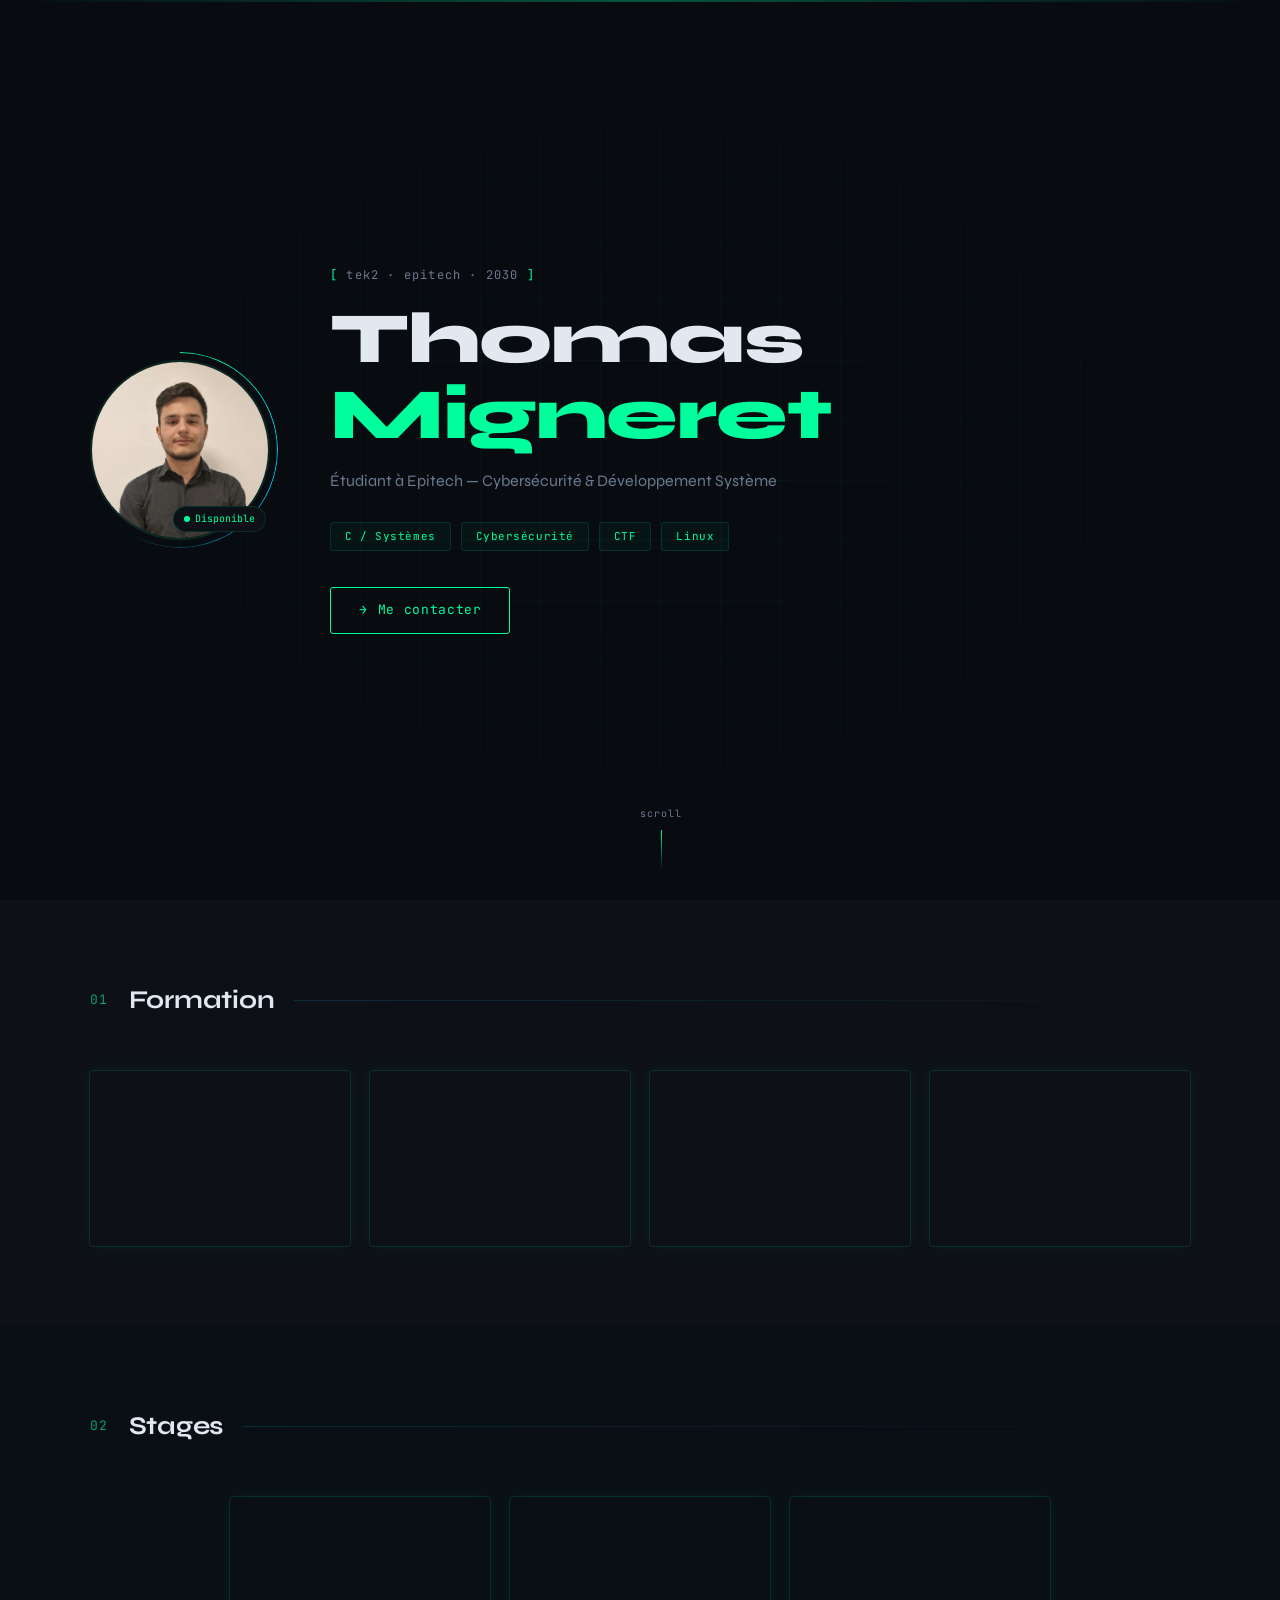
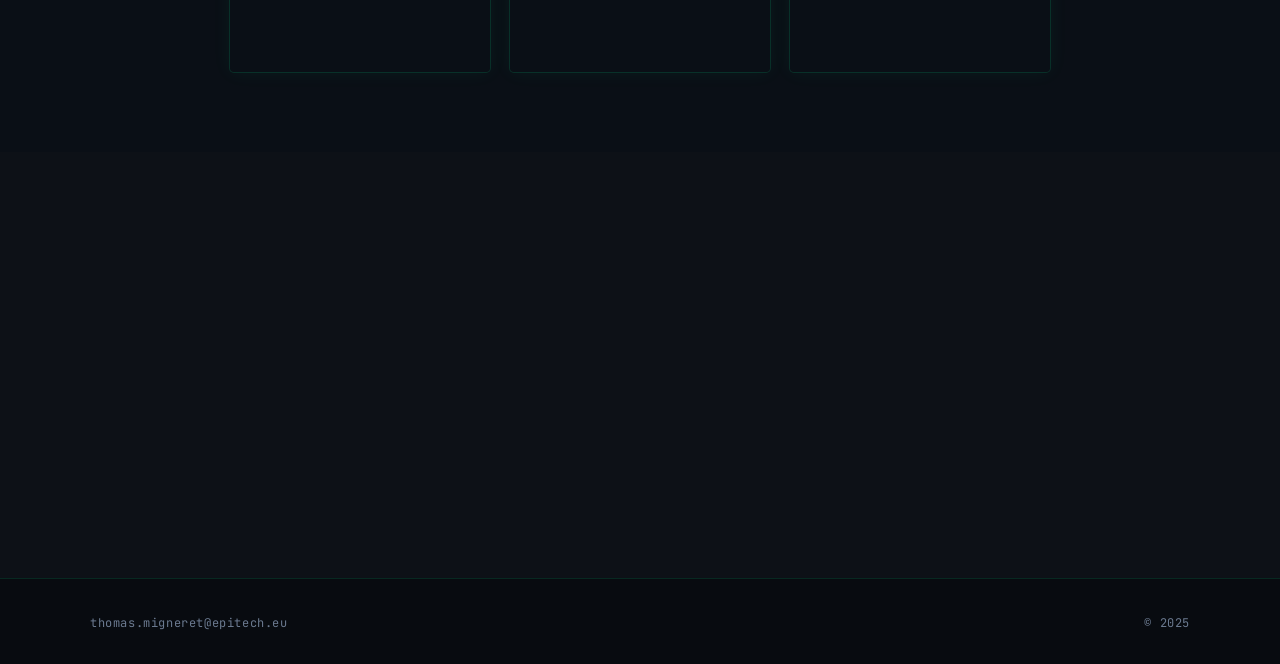
<file: index.html>
<!DOCTYPE html>
<html lang="fr">
<head>
  <meta charset="UTF-8" />
  <meta name="viewport" content="width=device-width, initial-scale=1.0"/>
  <title>Thomas Migneret — Portfolio</title>
  <link rel="preconnect" href="https://fonts.googleapis.com">
  <link rel="preconnect" href="https://fonts.gstatic.com" crossorigin>
  <link href="https://fonts.googleapis.com/css2?family=JetBrains+Mono:wght@300;400;500;700&family=Syne:wght@400;600;700;800&display=swap" rel="stylesheet">
  <link rel="stylesheet" href="style.css"/>
</head>
<body>

  <div class="scan-line"></div>
  <div class="noise-overlay"></div>

  <!-- HERO -->
  <section class="hero">
    <div class="hero-bg-grid"></div>
    <div class="hero-content">
      <div class="hero-left">
        <div class="profile-wrapper">
          <div class="profile-ring"></div>
          <img src="img/moi.png" alt="Photo de profil" class="profile-pic">
          <div class="profile-status">
            <span class="status-dot"></span>
            <span class="status-text">Disponible</span>
          </div>
        </div>
      </div>
      <div class="hero-right">
        <div class="hero-tag">
          <span class="tag-bracket">[</span>
          <span class="tag-text">tek2 · epitech · 2030</span>
          <span class="tag-bracket">]</span>
        </div>
        <h1 class="hero-name">Thomas<br><span class="accent">Migneret</span></h1>
        <p class="hero-sub">Étudiant à Epitech — Cybersécurité & Développement Système</p>
        <div class="hero-skills">
          <span class="skill-tag">C / Systèmes</span>
          <span class="skill-tag">Cybersécurité</span>
          <span class="skill-tag">CTF</span>
          <span class="skill-tag">Linux</span>
        </div>
        <a href="mailto:thomas.migneret@epitech.eu" class="cta-btn">
          <span class="cta-icon">→</span> Me contacter
        </a>
      </div>
    </div>
    <div class="hero-scroll">
      <span>scroll</span>
      <div class="scroll-bar"></div>
    </div>
  </section>

  <!-- FORMATION -->
  <section class="portfolio-section">
    <div class="section-header">
      <span class="section-num">01</span>
      <h2 class="section-title">Formation</h2>
      <div class="section-line"></div>
    </div>
    <div class="card-grid">

      <a href="src/Formations/college-ruissatel.html" class="card-link">
        <div class="flip-card featured">
          <div class="flip-inner">
            <div class="flip-front">
              <img src="img/ruissatel.jpg" alt="Collège Le Ruissatel">
              <div class="card-overlay"></div>
            </div>
            <div class="flip-back">
              <div class="card-back-content">
                <span class="card-cat">Collège</span>
                <p class="card-title">Le Ruissatel</p>
                <span class="card-duration">4 années</span>
              </div>
            </div>
          </div>
        </div>
      </a>

      <a href="src/Formations/lycee-agricole-valabre.html" class="card-link">
        <div class="flip-card featured">
          <div class="flip-inner">
            <div class="flip-front">
              <img src="img/valabre.jpeg" alt="Lycée de Valabre">
              <div class="card-overlay"></div>
            </div>
            <div class="flip-back">
              <div class="card-back-content">
                <span class="card-cat">Lycée agricole</span>
                <p class="card-title">Valabre</p>
                <span class="card-duration">1 année</span>
              </div>
            </div>
          </div>
        </div>
      </a>

      <a href="src/Formations/lycee-pro-electronique.html" class="card-link">
        <div class="flip-card featured">
          <div class="flip-inner">
            <div class="flip-front">
              <img src="img/eme.webp" alt="Lycée EME">
              <div class="card-overlay"></div>
            </div>
            <div class="flip-back">
              <div class="card-back-content">
                <span class="card-cat">Lycée pro</span>
                <p class="card-title">EME</p>
                <span class="card-duration">2 années</span>
              </div>
            </div>
          </div>
        </div>
      </a>

      <a href="src/Formations/epitech-marseille.html" class="card-link">
        <div class="flip-card featured">
          <div class="flip-inner">
            <div class="flip-front">
              <img src="img/epitech.jpg" alt="Epitech">
              <div class="card-overlay"></div>
            </div>
            <div class="flip-back">
              <div class="card-back-content">
                <span class="card-cat">Grande école</span>
                <p class="card-title">Epitech</p>
                <span class="card-duration">Promo 2030</span>
              </div>
            </div>
          </div>
        </div>
      </a>

    </div>
  </section>

  <!-- STAGES -->
  <section class="portfolio-section alt-bg">
    <div class="section-header">
      <span class="section-num">02</span>
      <h2 class="section-title">Stages</h2>
      <div class="section-line"></div>
    </div>
    <div class="card-grid">

      <a href="src/eveche.html" class="card-link">
        <div class="flip-card featured">
          <div class="flip-inner">
            <div class="flip-front">
              <img src="img/eveche.jpg" alt="Évêché de Marseille">
              <div class="card-overlay"></div>
            </div>
            <div class="flip-back">
              <div class="card-back-content">
                <span class="card-cat">Stage</span>
                <p class="card-title">Évêché de Marseille</p>
                <span class="card-duration">Technicien</span>
              </div>
            </div>
          </div>
        </div>
      </a>

      <a href="src/timone.html" class="card-link">
        <div class="flip-card featured">
          <div class="flip-inner">
            <div class="flip-front">
              <img src="img/hp.jpg" alt="Hôpital La Timone">
              <div class="card-overlay"></div>
            </div>
            <div class="flip-back">
              <div class="card-back-content">
                <span class="card-cat">Stage</span>
                <p class="card-title">Hôpital La Timone</p>
                <span class="card-duration">Technicien réseau</span>
              </div>
            </div>
          </div>
        </div>
      </a>

      <a href="src/synkso.html" class="card-link">
        <div class="flip-card featured">
          <div class="flip-inner">
            <div class="flip-front">
              <img src="img/synkso.png" alt="Synkso">
              <div class="card-overlay"></div>
            </div>
            <div class="flip-back">
              <div class="card-back-content">
                <span class="card-cat">Stage</span>
                <p class="card-title">Synkso</p>
                <span class="card-duration">Technicien réseau</span>
              </div>
            </div>
          </div>
        </div>
      </a>

    </div>
  </section>

  <!-- PROJETS -->
  <section class="portfolio-section">
    <div class="section-header">
      <span class="section-num">03</span>
      <h2 class="section-title">Projets</h2>
      <div class="section-line"></div>
    </div>
    <div class="card-grid">

      <a href="src/projet_github/github_project.html" class="card-link">
        <div class="flip-card featured">
          <div class="flip-inner">
            <div class="flip-front">
              <img src="img/epitech.png" alt="Projets Epitech">
              <div class="card-overlay"></div>
            </div>
            <div class="flip-back">
              <div class="card-back-content">
                <span class="card-cat">GitHub</span>
                <p class="card-title">Projets Epitech</p>
                <span class="card-duration">Voir tout →</span>
              </div>
            </div>
          </div>
        </div>
      </a>

      <a href="projet-chef-oeuvre.html" class="card-link">
        <div class="flip-card featured">
          <div class="flip-inner">
            <div class="flip-front">
              <img src="img/Indisponible.png" alt="Projet Chef-d'oeuvre">
              <div class="card-overlay"></div>
            </div>
            <div class="flip-back">
              <div class="card-back-content">
                <span class="card-cat">Projet</span>
                <p class="card-title">Chef-d'œuvre</p>
                <span class="card-duration">Voir →</span>
              </div>
            </div>
          </div>
        </div>
      </a>

      <a href="src/Projet_EPAD/detecteur-chute-ehpad.html" class="card-link">
        <div class="flip-card featured">
          <div class="flip-inner">
            <div class="flip-front">
              <img src="img/SOS_Chute.png" alt="Projet électronique">
              <div class="card-overlay"></div>
            </div>
            <div class="flip-back">
              <div class="card-back-content">
                <span class="card-cat">Électronique</span>
                <p class="card-title">SOS Chute</p>
                <span class="card-duration">ESP32 · Arduino</span>
              </div>
            </div>
          </div>
        </div>
      </a>

      <a href="projet-reseau.html" class="card-link">
        <div class="flip-card featured">
          <div class="flip-inner">
            <div class="flip-front">
              <img src="img/Indisponible.png" alt="Projet réseau">
              <div class="card-overlay"></div>
            </div>
            <div class="flip-back">
              <div class="card-back-content">
                <span class="card-cat">Réseau</span>
                <p class="card-title">Projet réseau</p>
                <span class="card-duration">Voir →</span>
              </div>
            </div>
          </div>
        </div>
      </a>

    </div>
  </section>

  <!-- FOOTER -->
  <footer>
    <div class="footer-inner">
      <div class="footer-left">
        <span class="footer-mono">thomas.migneret@epitech.eu</span>
      </div>
      <div class="footer-right">
        <span class="footer-mono">© 2025</span>
      </div>
    </div>
  </footer>

  <script>
    // Glitch effect sur le nom
    const name = document.querySelector('.hero-name');
    setInterval(() => {
      name.classList.add('glitch');
      setTimeout(() => name.classList.remove('glitch'), 200);
    }, 5000);

    // Fade-in au scroll
    const observer = new IntersectionObserver((entries) => {
      entries.forEach(e => {
        if (e.isIntersecting) e.target.classList.add('visible');
      });
    }, { threshold: 0.1 });
    document.querySelectorAll('.flip-card, .section-header').forEach(el => observer.observe(el));
  </script>
</body>
</html>
</file>
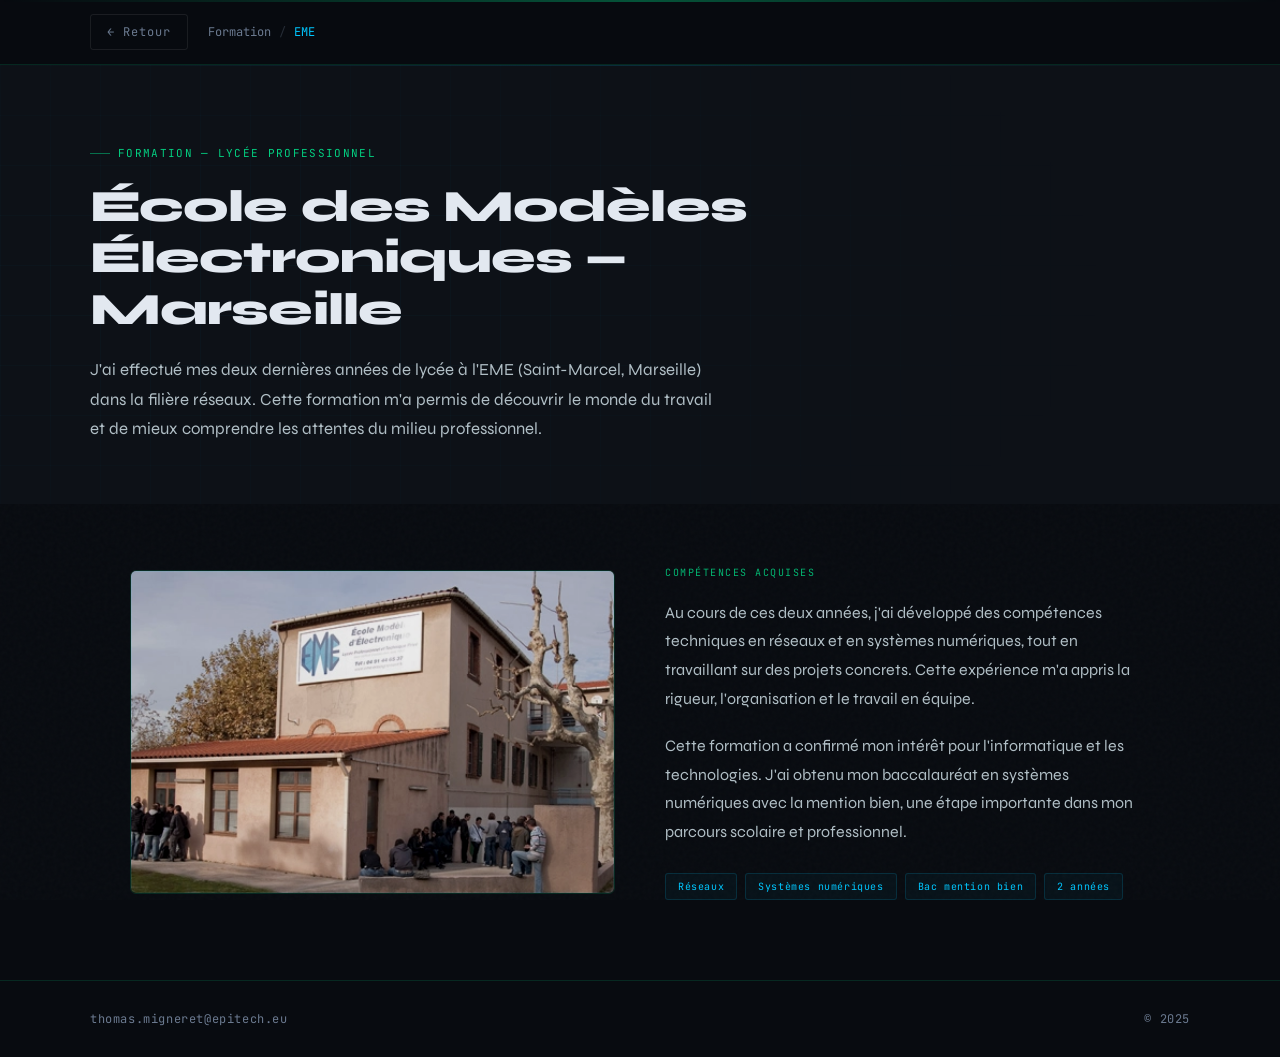
<file: src/EME.html>
<!DOCTYPE html>
<html lang="fr">
<head>
  <meta charset="UTF-8">
  <meta name="viewport" content="width=device-width, initial-scale=1.0">
  <title>EME — Portfolio Thomas Migneret</title>
  <link rel="preconnect" href="https://fonts.googleapis.com">
  <link rel="preconnect" href="https://fonts.gstatic.com" crossorigin>
  <link href="https://fonts.googleapis.com/css2?family=JetBrains+Mono:wght@300;400;500;700&family=Syne:wght@400;600;700;800&display=swap" rel="stylesheet">
  <link rel="stylesheet" href="detail.css">
</head>
<body>

  <div class="scan-line"></div>
  <div class="noise-overlay"></div>

  <header class="page-header">
    <div class="header-inner">
      <a href="../index.html" class="back-btn">&#8592; Retour</a>
      <div class="breadcrumb">
        <span>Formation</span>
        <span class="breadcrumb-sep">/</span>
        <span class="breadcrumb-current">EME</span>
      </div>
    </div>
  </header>

  <section class="detail-hero">
    <div class="detail-hero-bg"></div>
    <div class="detail-hero-inner">
      <div class="detail-tag">Formation — Lycée professionnel</div>
      <h1>École des Modèles Électroniques — Marseille</h1>
      <p class="detail-intro">
        J'ai effectué mes deux dernières années de lycée à l'EME (Saint-Marcel, Marseille)
        dans la filière réseaux. Cette formation m'a permis de découvrir le monde du travail
        et de mieux comprendre les attentes du milieu professionnel.
      </p>
    </div>
  </section>

  <div class="detail-body">

    <div class="content-block">
      <div class="block-image">
        <img src="../img/eme.webp" alt="École des Modèles Électroniques">
      </div>
      <div class="block-text">
        <span class="block-label">Compétences acquises</span>
        <p>
          Au cours de ces deux années, j'ai développé des compétences techniques en réseaux
          et en systèmes numériques, tout en travaillant sur des projets concrets. Cette
          expérience m'a appris la rigueur, l'organisation et le travail en équipe.
        </p>
        <p>
          Cette formation a confirmé mon intérêt pour l'informatique et les technologies.
          J'ai obtenu mon baccalauréat en systèmes numériques avec la mention bien, une
          étape importante dans mon parcours scolaire et professionnel.
        </p>
        <div class="skill-tags">
          <span class="skill-tag">Réseaux</span>
          <span class="skill-tag">Systèmes numériques</span>
          <span class="skill-tag">Bac mention bien</span>
          <span class="skill-tag">2 années</span>
        </div>
      </div>
    </div>

  </div>

  <footer>
    <div class="footer-inner">
      <span class="footer-mono">thomas.migneret@epitech.eu</span>
      <span class="footer-mono">&#169; 2025</span>
    </div>
  </footer>

  <script>
    const observer = new IntersectionObserver(
      entries => entries.forEach(e => { if (e.isIntersecting) e.target.classList.add('visible'); }),
      { threshold: 0.1 }
    );
    document.querySelectorAll('.content-block').forEach(el => observer.observe(el));
  </script>
</body>
</html>
</file>
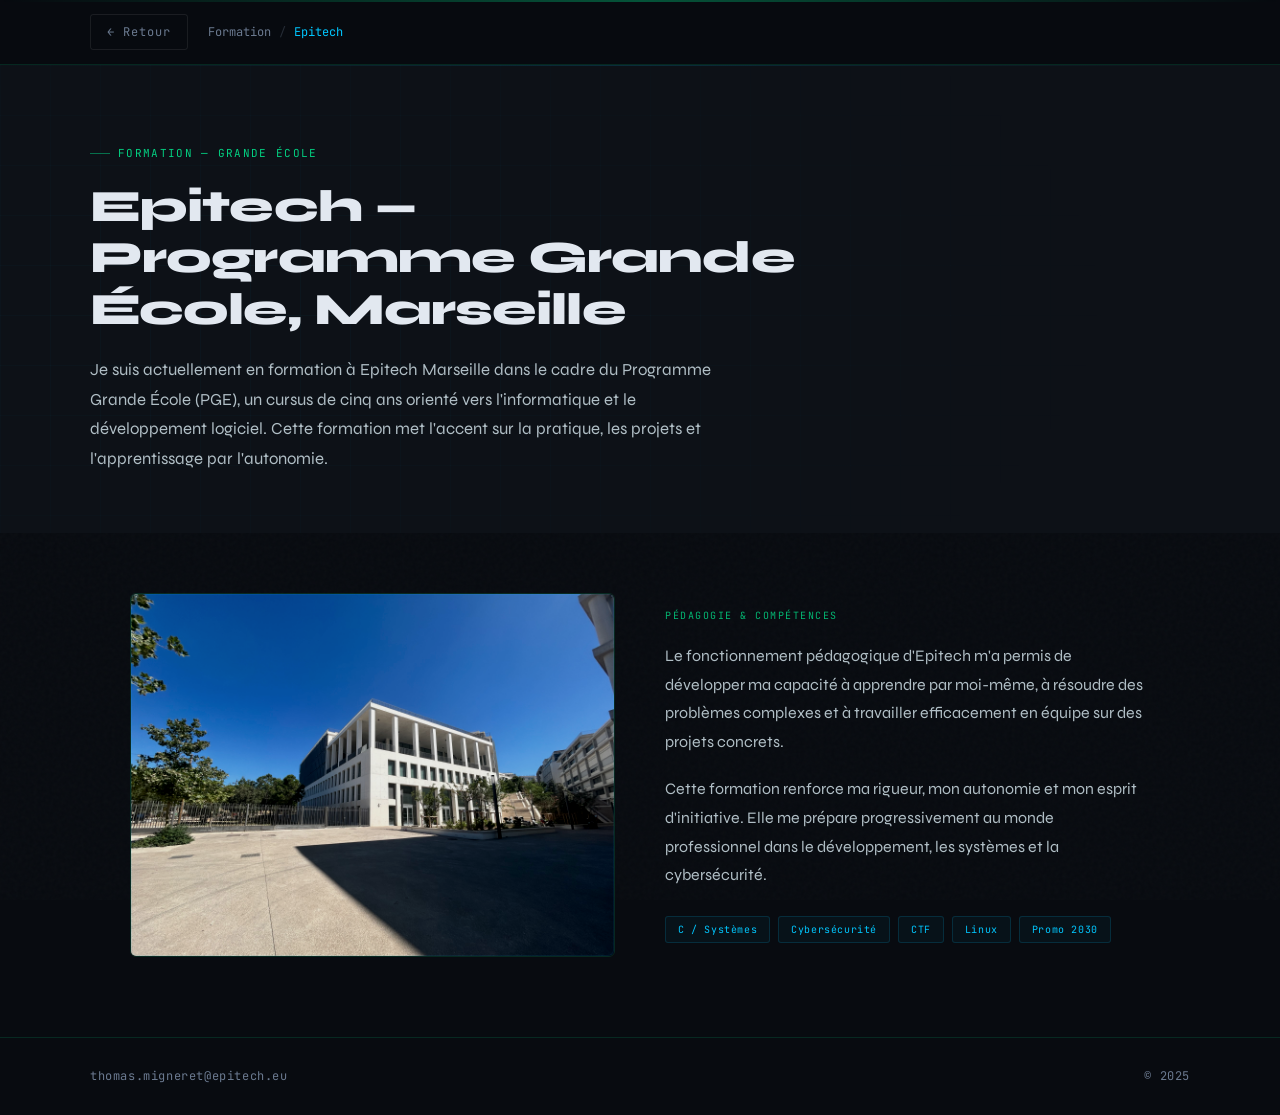
<file: src/epitech.html>
<!DOCTYPE html>
<html lang="fr">
<head>
  <meta charset="UTF-8">
  <meta name="viewport" content="width=device-width, initial-scale=1.0">
  <title>Epitech — Portfolio Thomas Migneret</title>
  <link rel="preconnect" href="https://fonts.googleapis.com">
  <link rel="preconnect" href="https://fonts.gstatic.com" crossorigin>
  <link href="https://fonts.googleapis.com/css2?family=JetBrains+Mono:wght@300;400;500;700&family=Syne:wght@400;600;700;800&display=swap" rel="stylesheet">
  <link rel="stylesheet" href="detail.css">
</head>
<body>

  <div class="scan-line"></div>
  <div class="noise-overlay"></div>

  <header class="page-header">
    <div class="header-inner">
      <a href="../index.html" class="back-btn">&#8592; Retour</a>
      <div class="breadcrumb">
        <span>Formation</span>
        <span class="breadcrumb-sep">/</span>
        <span class="breadcrumb-current">Epitech</span>
      </div>
    </div>
  </header>

  <section class="detail-hero">
    <div class="detail-hero-bg"></div>
    <div class="detail-hero-inner">
      <div class="detail-tag">Formation — Grande école</div>
      <h1>Epitech — Programme Grande École, Marseille</h1>
      <p class="detail-intro">
        Je suis actuellement en formation à Epitech Marseille dans le cadre du Programme
        Grande École (PGE), un cursus de cinq ans orienté vers l'informatique et le
        développement logiciel. Cette formation met l'accent sur la pratique, les projets
        et l'apprentissage par l'autonomie.
      </p>
    </div>
  </section>

  <div class="detail-body">

    <div class="content-block">
      <div class="block-image">
        <img src="../img/epitech.jpg" alt="Epitech Marseille">
      </div>
      <div class="block-text">
        <span class="block-label">Pédagogie &amp; compétences</span>
        <p>
          Le fonctionnement pédagogique d'Epitech m'a permis de développer ma capacité
          à apprendre par moi-même, à résoudre des problèmes complexes et à travailler
          efficacement en équipe sur des projets concrets.
        </p>
        <p>
          Cette formation renforce ma rigueur, mon autonomie et mon esprit d'initiative.
          Elle me prépare progressivement au monde professionnel dans le développement,
          les systèmes et la cybersécurité.
        </p>
        <div class="skill-tags">
          <span class="skill-tag">C / Systèmes</span>
          <span class="skill-tag">Cybersécurité</span>
          <span class="skill-tag">CTF</span>
          <span class="skill-tag">Linux</span>
          <span class="skill-tag">Promo 2030</span>
        </div>
      </div>
    </div>

  </div>

  <footer>
    <div class="footer-inner">
      <span class="footer-mono">thomas.migneret@epitech.eu</span>
      <span class="footer-mono">&#169; 2025</span>
    </div>
  </footer>

  <script>
    const observer = new IntersectionObserver(
      entries => entries.forEach(e => { if (e.isIntersecting) e.target.classList.add('visible'); }),
      { threshold: 0.1 }
    );
    document.querySelectorAll('.content-block').forEach(el => observer.observe(el));
  </script>
</body>
</html>
</file>
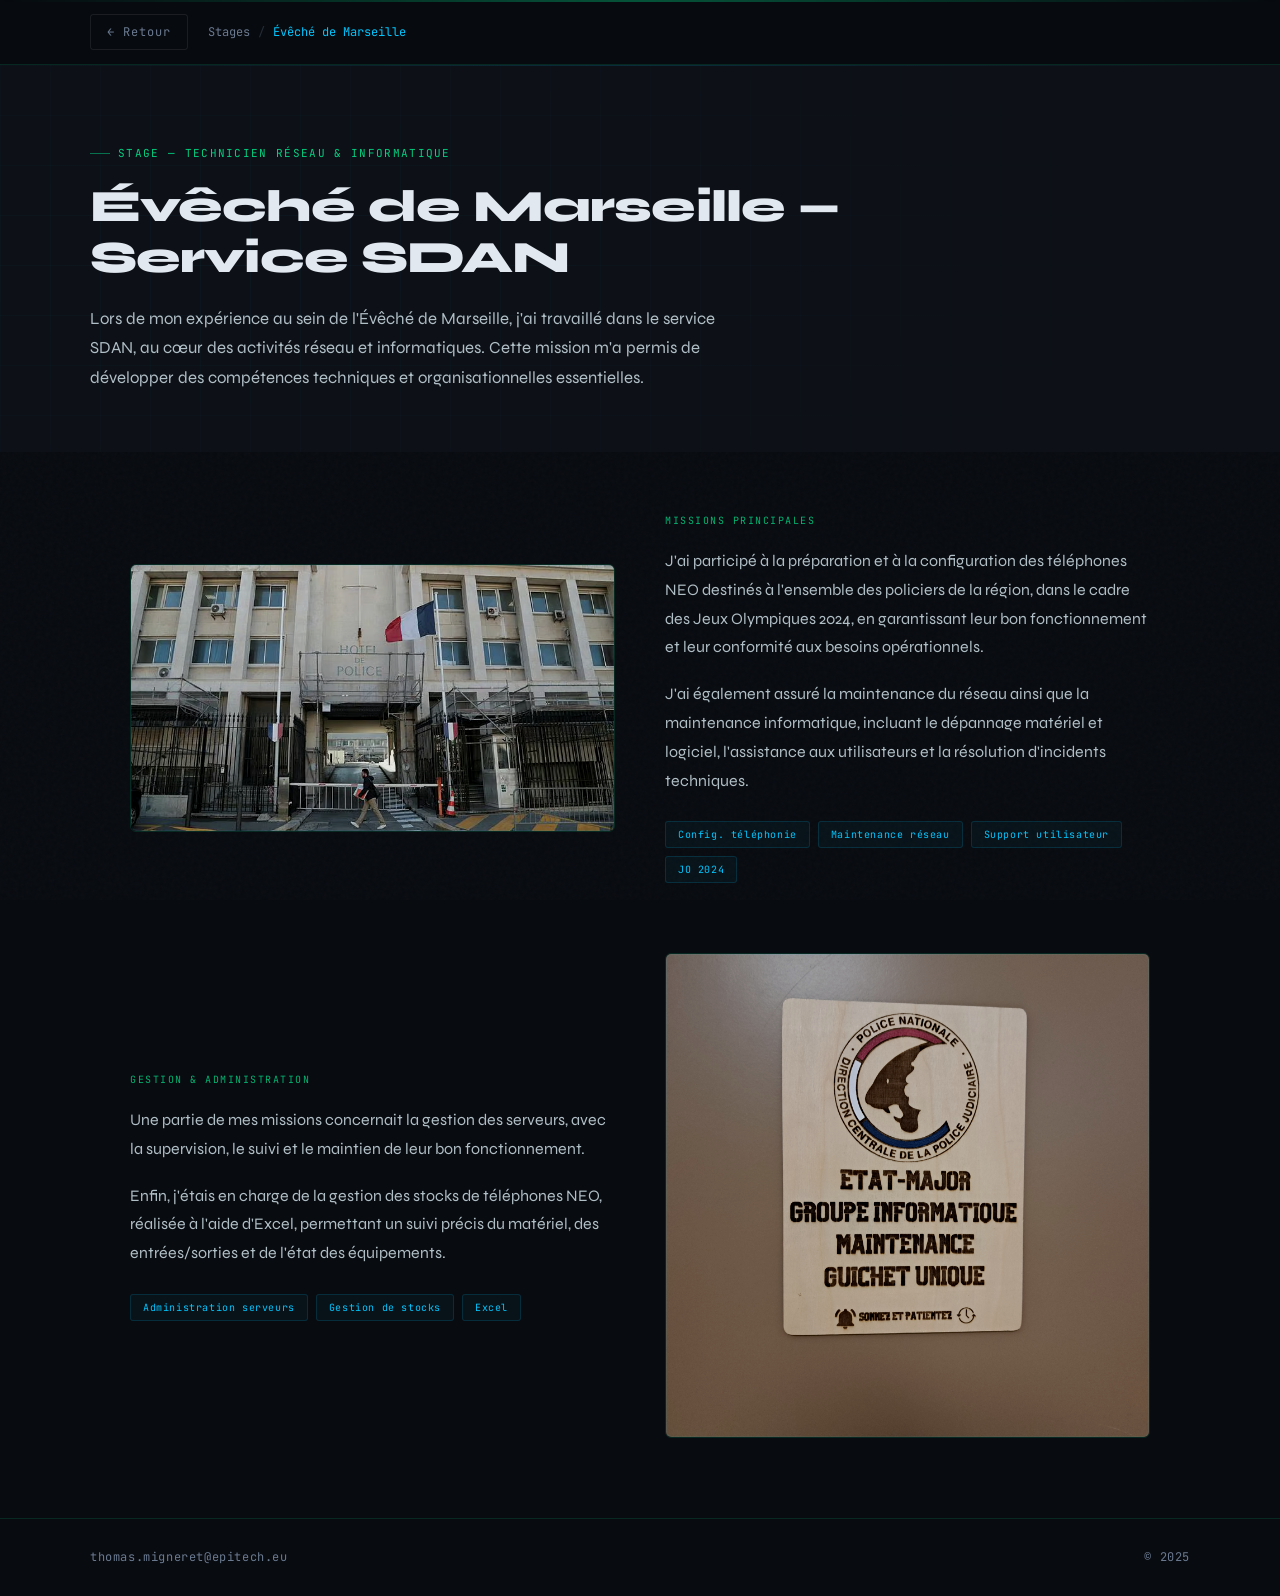
<file: src/eveche.html>
<!DOCTYPE html>
<html lang="fr">
<head>
  <meta charset="UTF-8">
  <meta name="viewport" content="width=device-width, initial-scale=1.0">
  <title>Évêché de Marseille — Portfolio Thomas Migneret</title>
  <link rel="preconnect" href="https://fonts.googleapis.com">
  <link rel="preconnect" href="https://fonts.gstatic.com" crossorigin>
  <link href="https://fonts.googleapis.com/css2?family=JetBrains+Mono:wght@300;400;500;700&family=Syne:wght@400;600;700;800&display=swap" rel="stylesheet">
  <link rel="stylesheet" href="detail.css">
</head>
<body>

  <div class="scan-line"></div>
  <div class="noise-overlay"></div>

  <header class="page-header">
    <div class="header-inner">
      <a href="../index.html" class="back-btn">&#8592; Retour</a>
      <div class="breadcrumb">
        <span>Stages</span>
        <span class="breadcrumb-sep">/</span>
        <span class="breadcrumb-current">Évêché de Marseille</span>
      </div>
    </div>
  </header>

  <section class="detail-hero">
    <div class="detail-hero-bg"></div>
    <div class="detail-hero-inner">
      <div class="detail-tag">Stage — Technicien réseau &amp; informatique</div>
      <h1>Évêché de Marseille — Service SDAN</h1>
      <p class="detail-intro">
        Lors de mon expérience au sein de l'Évêché de Marseille, j'ai travaillé dans le
        service SDAN, au cœur des activités réseau et informatiques. Cette mission m'a
        permis de développer des compétences techniques et organisationnelles essentielles.
      </p>
    </div>
  </section>

  <div class="detail-body">

    <div class="content-block">
      <div class="block-image">
        <img src="../img/police.avif" alt="Configuration téléphones NEO">
      </div>
      <div class="block-text">
        <span class="block-label">Missions principales</span>
        <p>
          J'ai participé à la préparation et à la configuration des téléphones NEO
          destinés à l'ensemble des policiers de la région, dans le cadre des Jeux
          Olympiques 2024, en garantissant leur bon fonctionnement et leur conformité
          aux besoins opérationnels.
        </p>
        <p>
          J'ai également assuré la maintenance du réseau ainsi que la maintenance
          informatique, incluant le dépannage matériel et logiciel, l'assistance aux
          utilisateurs et la résolution d'incidents techniques.
        </p>
        <div class="skill-tags">
          <span class="skill-tag">Config. téléphonie</span>
          <span class="skill-tag">Maintenance réseau</span>
          <span class="skill-tag">Support utilisateur</span>
          <span class="skill-tag">JO 2024</span>
        </div>
      </div>
    </div>

    <div class="content-block reverse">
      <div class="block-image">
        <img src="../img/etat_major.jpg" alt="Gestion serveurs et stocks">
      </div>
      <div class="block-text">
        <span class="block-label">Gestion &amp; administration</span>
        <p>
          Une partie de mes missions concernait la gestion des serveurs, avec la
          supervision, le suivi et le maintien de leur bon fonctionnement.
        </p>
        <p>
          Enfin, j'étais en charge de la gestion des stocks de téléphones NEO,
          réalisée à l'aide d'Excel, permettant un suivi précis du matériel,
          des entrées/sorties et de l'état des équipements.
        </p>
        <div class="skill-tags">
          <span class="skill-tag">Administration serveurs</span>
          <span class="skill-tag">Gestion de stocks</span>
          <span class="skill-tag">Excel</span>
        </div>
      </div>
    </div>

  </div>

  <footer>
    <div class="footer-inner">
      <span class="footer-mono">thomas.migneret@epitech.eu</span>
      <span class="footer-mono">&#169; 2025</span>
    </div>
  </footer>

  <script>
    const observer = new IntersectionObserver(
      entries => entries.forEach(e => { if (e.isIntersecting) e.target.classList.add('visible'); }),
      { threshold: 0.1 }
    );
    document.querySelectorAll('.content-block').forEach(el => observer.observe(el));
  </script>
</body>
</html>
</file>
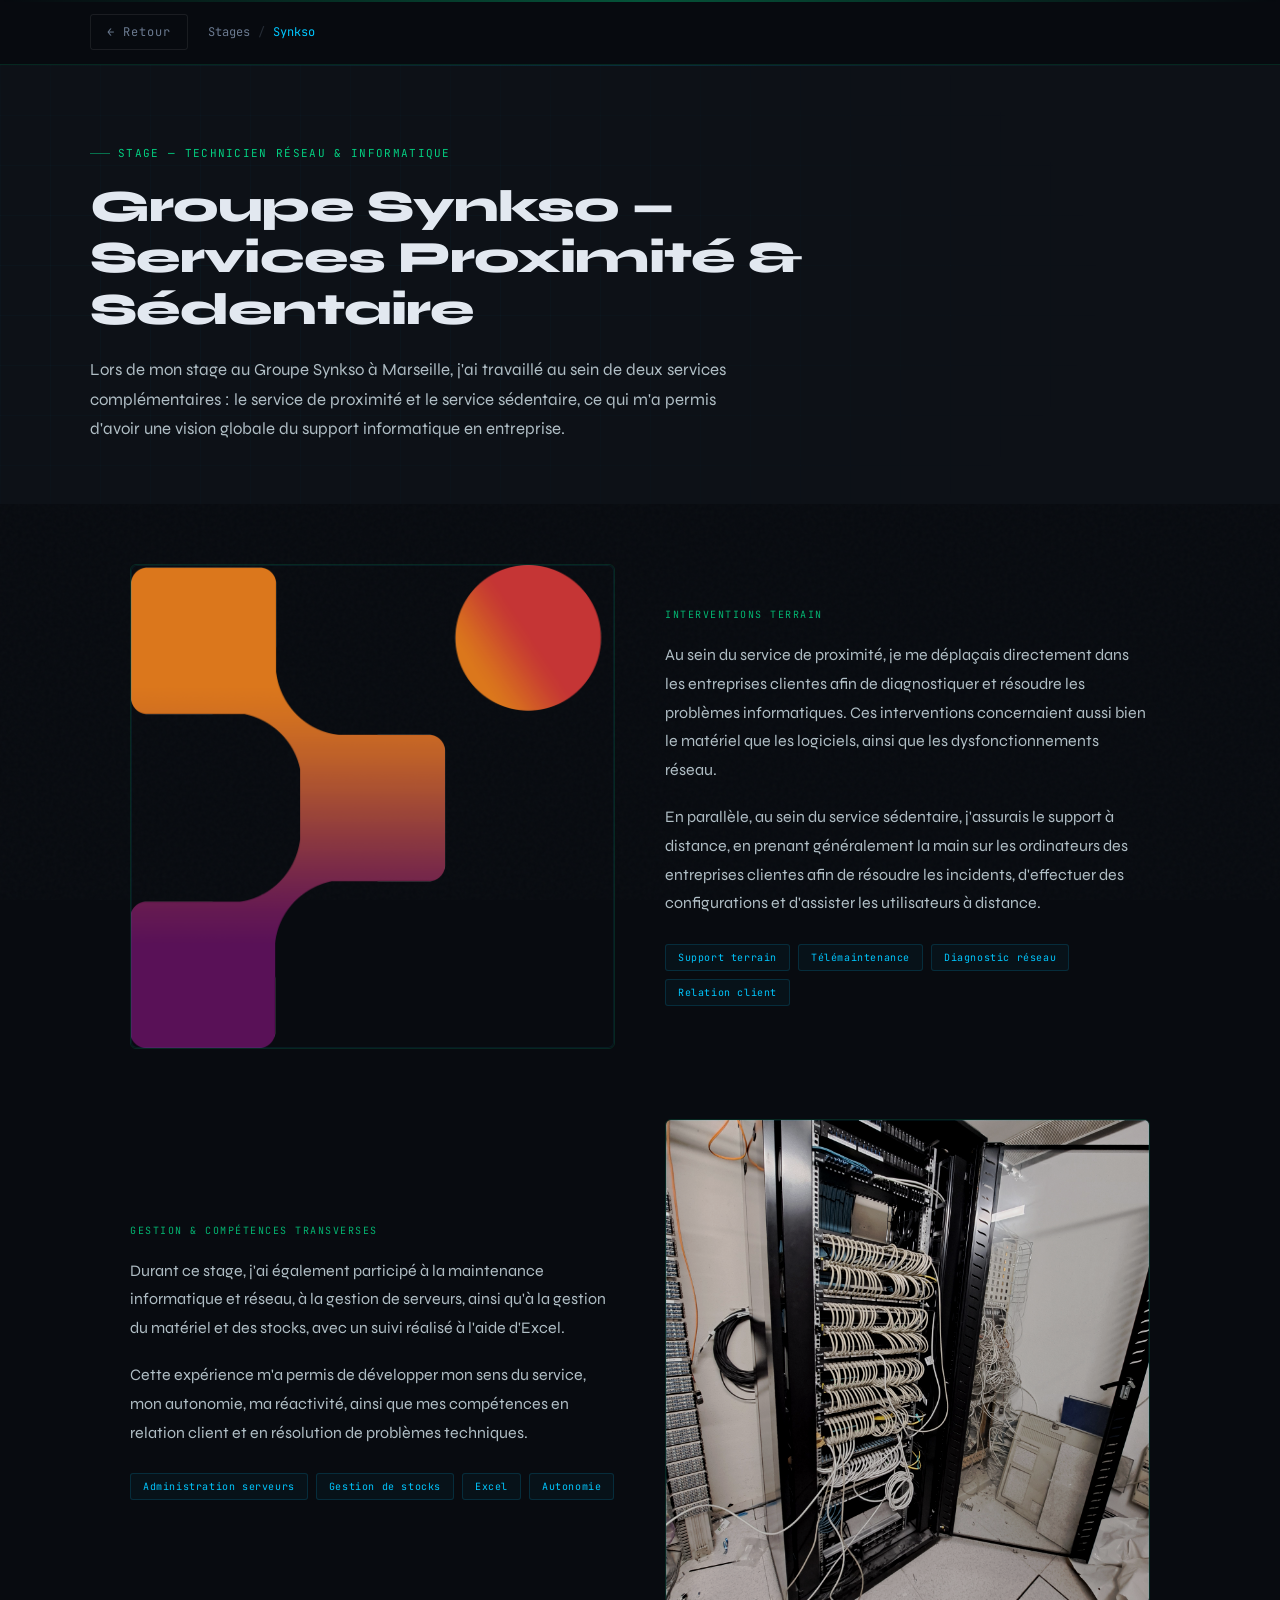
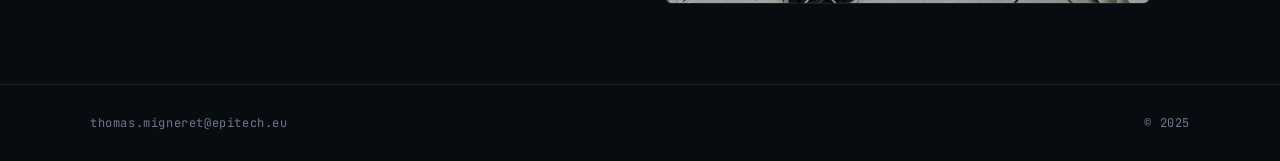
<file: src/synkso.html>
<!DOCTYPE html>
<html lang="fr">
<head>
  <meta charset="UTF-8">
  <meta name="viewport" content="width=device-width, initial-scale=1.0">
  <title>Synkso — Portfolio Thomas Migneret</title>
  <link rel="preconnect" href="https://fonts.googleapis.com">
  <link rel="preconnect" href="https://fonts.gstatic.com" crossorigin>
  <link href="https://fonts.googleapis.com/css2?family=JetBrains+Mono:wght@300;400;500;700&family=Syne:wght@400;600;700;800&display=swap" rel="stylesheet">
  <link rel="stylesheet" href="detail.css">
</head>
<body>

  <div class="scan-line"></div>
  <div class="noise-overlay"></div>

  <header class="page-header">
    <div class="header-inner">
      <a href="../index.html" class="back-btn">&#8592; Retour</a>
      <div class="breadcrumb">
        <span>Stages</span>
        <span class="breadcrumb-sep">/</span>
        <span class="breadcrumb-current">Synkso</span>
      </div>
    </div>
  </header>

  <section class="detail-hero">
    <div class="detail-hero-bg"></div>
    <div class="detail-hero-inner">
      <div class="detail-tag">Stage — Technicien réseau &amp; informatique</div>
      <h1>Groupe Synkso — Services Proximité &amp; Sédentaire</h1>
      <p class="detail-intro">
        Lors de mon stage au Groupe Synkso à Marseille, j'ai travaillé au sein de deux
        services complémentaires : le service de proximité et le service sédentaire, ce
        qui m'a permis d'avoir une vision globale du support informatique en entreprise.
      </p>
    </div>
  </section>

  <div class="detail-body">

    <div class="content-block">
      <div class="block-image">
        <img src="../img/synkso.png" alt="Synkso">
      </div>
      <div class="block-text">
        <span class="block-label">Interventions terrain</span>
        <p>
          Au sein du service de proximité, je me déplaçais directement dans les entreprises
          clientes afin de diagnostiquer et résoudre les problèmes informatiques. Ces
          interventions concernaient aussi bien le matériel que les logiciels, ainsi que
          les dysfonctionnements réseau.
        </p>
        <p>
          En parallèle, au sein du service sédentaire, j'assurais le support à distance,
          en prenant généralement la main sur les ordinateurs des entreprises clientes afin
          de résoudre les incidents, d'effectuer des configurations et d'assister les
          utilisateurs à distance.
        </p>
        <div class="skill-tags">
          <span class="skill-tag">Support terrain</span>
          <span class="skill-tag">Télémaintenance</span>
          <span class="skill-tag">Diagnostic réseau</span>
          <span class="skill-tag">Relation client</span>
        </div>
      </div>
    </div>

    <div class="content-block reverse">
      <div class="block-image">
        <img src="../img/reseau.jpg" alt="Maintenance et gestion">
      </div>
      <div class="block-text">
        <span class="block-label">Gestion &amp; compétences transverses</span>
        <p>
          Durant ce stage, j'ai également participé à la maintenance informatique et
          réseau, à la gestion de serveurs, ainsi qu'à la gestion du matériel et des
          stocks, avec un suivi réalisé à l'aide d'Excel.
        </p>
        <p>
          Cette expérience m'a permis de développer mon sens du service, mon autonomie,
          ma réactivité, ainsi que mes compétences en relation client et en résolution de
          problèmes techniques.
        </p>
        <div class="skill-tags">
          <span class="skill-tag">Administration serveurs</span>
          <span class="skill-tag">Gestion de stocks</span>
          <span class="skill-tag">Excel</span>
          <span class="skill-tag">Autonomie</span>
        </div>
      </div>
    </div>

  </div>

  <footer>
    <div class="footer-inner">
      <span class="footer-mono">thomas.migneret@epitech.eu</span>
      <span class="footer-mono">&#169; 2025</span>
    </div>
  </footer>

  <script>
    const observer = new IntersectionObserver(
      entries => entries.forEach(e => { if (e.isIntersecting) e.target.classList.add('visible'); }),
      { threshold: 0.1 }
    );
    document.querySelectorAll('.content-block').forEach(el => observer.observe(el));
  </script>
</body>
</html>
</file>
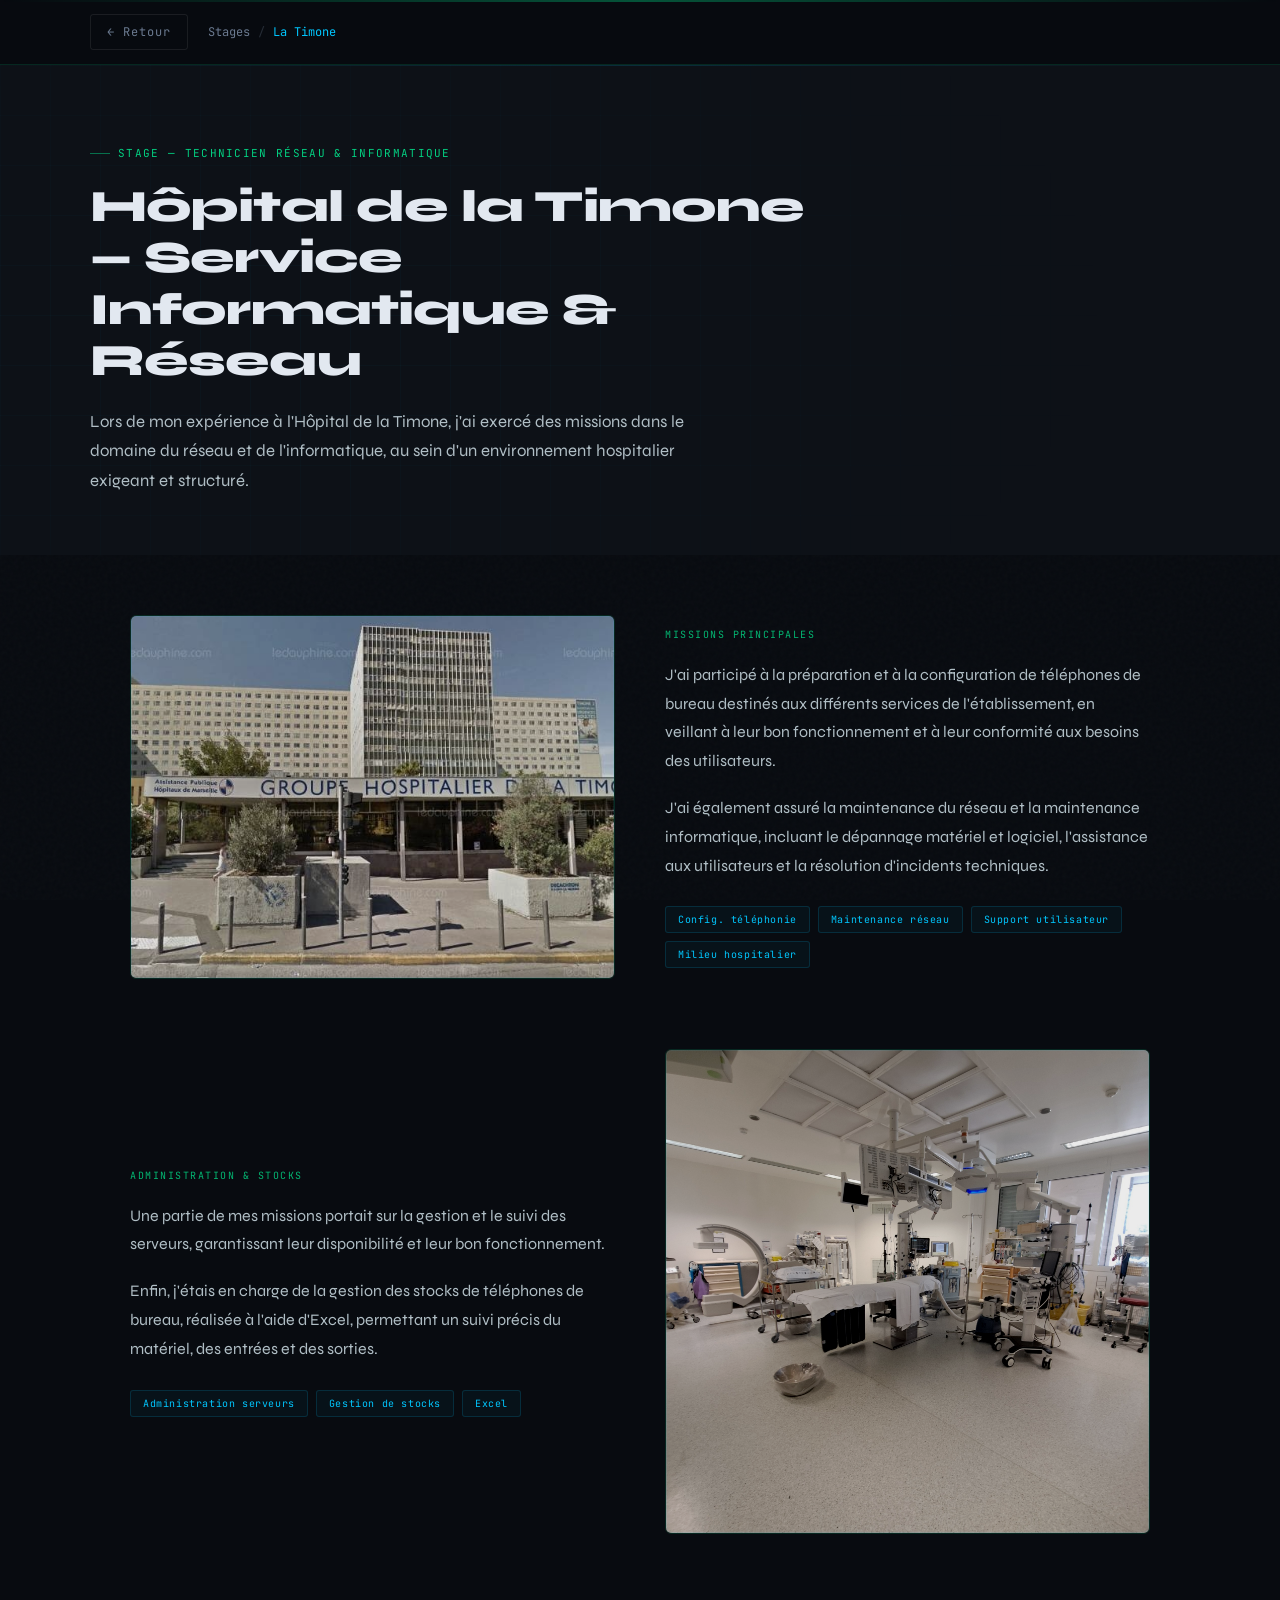
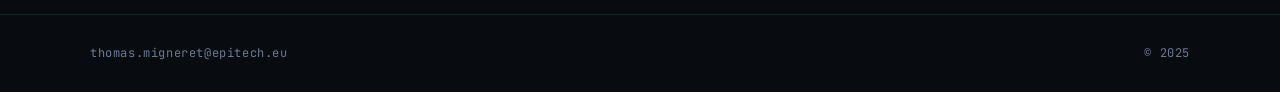
<file: src/timone.html>
<!DOCTYPE html>
<html lang="fr">
<head>
  <meta charset="UTF-8">
  <meta name="viewport" content="width=device-width, initial-scale=1.0">
  <title>Hôpital La Timone — Portfolio Thomas Migneret</title>
  <link rel="preconnect" href="https://fonts.googleapis.com">
  <link rel="preconnect" href="https://fonts.gstatic.com" crossorigin>
  <link href="https://fonts.googleapis.com/css2?family=JetBrains+Mono:wght@300;400;500;700&family=Syne:wght@400;600;700;800&display=swap" rel="stylesheet">
  <link rel="stylesheet" href="detail.css">
</head>
<body>

  <div class="scan-line"></div>
  <div class="noise-overlay"></div>

  <header class="page-header">
    <div class="header-inner">
      <a href="../index.html" class="back-btn">&#8592; Retour</a>
      <div class="breadcrumb">
        <span>Stages</span>
        <span class="breadcrumb-sep">/</span>
        <span class="breadcrumb-current">La Timone</span>
      </div>
    </div>
  </header>

  <section class="detail-hero">
    <div class="detail-hero-bg"></div>
    <div class="detail-hero-inner">
      <div class="detail-tag">Stage — Technicien réseau &amp; informatique</div>
      <h1>Hôpital de la Timone — Service Informatique &amp; Réseau</h1>
      <p class="detail-intro">
        Lors de mon expérience à l'Hôpital de la Timone, j'ai exercé des missions dans le
        domaine du réseau et de l'informatique, au sein d'un environnement hospitalier
        exigeant et structuré.
      </p>
    </div>
  </section>

  <div class="detail-body">

    <div class="content-block">
      <div class="block-image">
        <img src="../img/hp.jpg" alt="Hôpital La Timone">
      </div>
      <div class="block-text">
        <span class="block-label">Missions principales</span>
        <p>
          J'ai participé à la préparation et à la configuration de téléphones de bureau
          destinés aux différents services de l'établissement, en veillant à leur bon
          fonctionnement et à leur conformité aux besoins des utilisateurs.
        </p>
        <p>
          J'ai également assuré la maintenance du réseau et la maintenance informatique,
          incluant le dépannage matériel et logiciel, l'assistance aux utilisateurs et
          la résolution d'incidents techniques.
        </p>
        <div class="skill-tags">
          <span class="skill-tag">Config. téléphonie</span>
          <span class="skill-tag">Maintenance réseau</span>
          <span class="skill-tag">Support utilisateur</span>
          <span class="skill-tag">Milieu hospitalier</span>
        </div>
      </div>
    </div>

    <div class="content-block reverse">
      <div class="block-image">
        <img src="../img/ti.jpeg" alt="Gestion serveurs Timone">
      </div>
      <div class="block-text">
        <span class="block-label">Administration &amp; stocks</span>
        <p>
          Une partie de mes missions portait sur la gestion et le suivi des serveurs,
          garantissant leur disponibilité et leur bon fonctionnement.
        </p>
        <p>
          Enfin, j'étais en charge de la gestion des stocks de téléphones de bureau,
          réalisée à l'aide d'Excel, permettant un suivi précis du matériel,
          des entrées et des sorties.
        </p>
        <div class="skill-tags">
          <span class="skill-tag">Administration serveurs</span>
          <span class="skill-tag">Gestion de stocks</span>
          <span class="skill-tag">Excel</span>
        </div>
      </div>
    </div>

  </div>

  <footer>
    <div class="footer-inner">
      <span class="footer-mono">thomas.migneret@epitech.eu</span>
      <span class="footer-mono">&#169; 2025</span>
    </div>
  </footer>

  <script>
    const observer = new IntersectionObserver(
      entries => entries.forEach(e => { if (e.isIntersecting) e.target.classList.add('visible'); }),
      { threshold: 0.1 }
    );
    document.querySelectorAll('.content-block').forEach(el => observer.observe(el));
  </script>
</body>
</html>
</file>
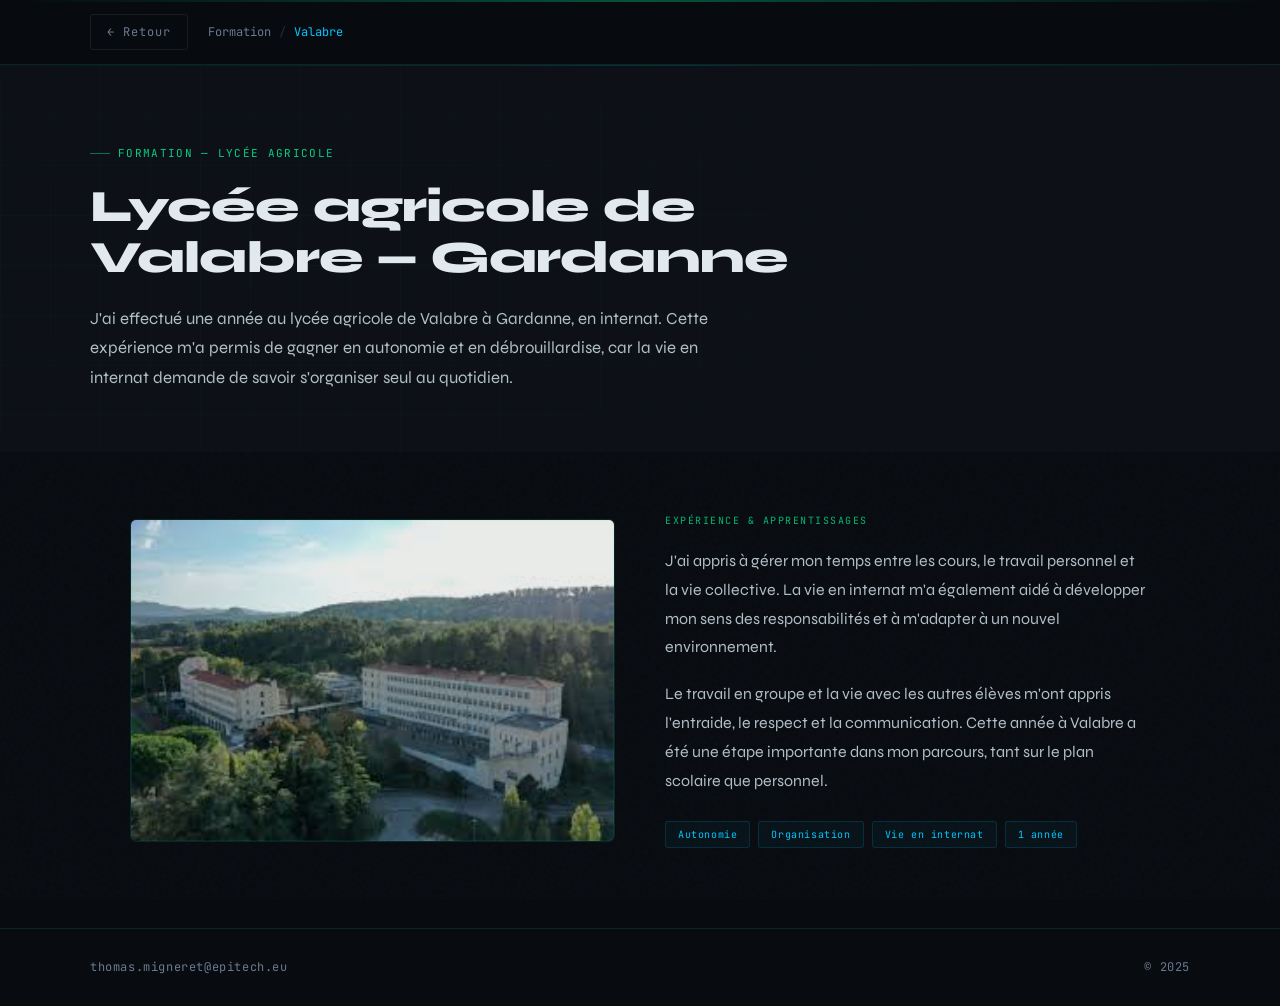
<file: src/valabre.html>
<!DOCTYPE html>
<html lang="fr">
<head>
  <meta charset="UTF-8">
  <meta name="viewport" content="width=device-width, initial-scale=1.0">
  <title>Valabre — Portfolio Thomas Migneret</title>
  <link rel="preconnect" href="https://fonts.googleapis.com">
  <link rel="preconnect" href="https://fonts.gstatic.com" crossorigin>
  <link href="https://fonts.googleapis.com/css2?family=JetBrains+Mono:wght@300;400;500;700&family=Syne:wght@400;600;700;800&display=swap" rel="stylesheet">
  <link rel="stylesheet" href="detail.css">
</head>
<body>

  <div class="scan-line"></div>
  <div class="noise-overlay"></div>

  <header class="page-header">
    <div class="header-inner">
      <a href="../index.html" class="back-btn">&#8592; Retour</a>
      <div class="breadcrumb">
        <span>Formation</span>
        <span class="breadcrumb-sep">/</span>
        <span class="breadcrumb-current">Valabre</span>
      </div>
    </div>
  </header>

  <section class="detail-hero">
    <div class="detail-hero-bg"></div>
    <div class="detail-hero-inner">
      <div class="detail-tag">Formation — Lycée agricole</div>
      <h1>Lycée agricole de Valabre — Gardanne</h1>
      <p class="detail-intro">
        J'ai effectué une année au lycée agricole de Valabre à Gardanne, en internat.
        Cette expérience m'a permis de gagner en autonomie et en débrouillardise, car la vie
        en internat demande de savoir s'organiser seul au quotidien.
      </p>
    </div>
  </section>

  <div class="detail-body">

    <div class="content-block">
      <div class="block-image">
        <img src="../img/valabre.jpeg" alt="Lycée de Valabre">
      </div>
      <div class="block-text">
        <span class="block-label">Expérience &amp; apprentissages</span>
        <p>
          J'ai appris à gérer mon temps entre les cours, le travail personnel et la vie
          collective. La vie en internat m'a également aidé à développer mon sens des
          responsabilités et à m'adapter à un nouvel environnement.
        </p>
        <p>
          Le travail en groupe et la vie avec les autres élèves m'ont appris l'entraide,
          le respect et la communication. Cette année à Valabre a été une étape importante
          dans mon parcours, tant sur le plan scolaire que personnel.
        </p>
        <div class="skill-tags">
          <span class="skill-tag">Autonomie</span>
          <span class="skill-tag">Organisation</span>
          <span class="skill-tag">Vie en internat</span>
          <span class="skill-tag">1 année</span>
        </div>
      </div>
    </div>

  </div>

  <footer>
    <div class="footer-inner">
      <span class="footer-mono">thomas.migneret@epitech.eu</span>
      <span class="footer-mono">&#169; 2025</span>
    </div>
  </footer>

  <script>
    const observer = new IntersectionObserver(
      entries => entries.forEach(e => { if (e.isIntersecting) e.target.classList.add('visible'); }),
      { threshold: 0.1 }
    );
    document.querySelectorAll('.content-block').forEach(el => observer.observe(el));
  </script>
</body>
</html>
</file>
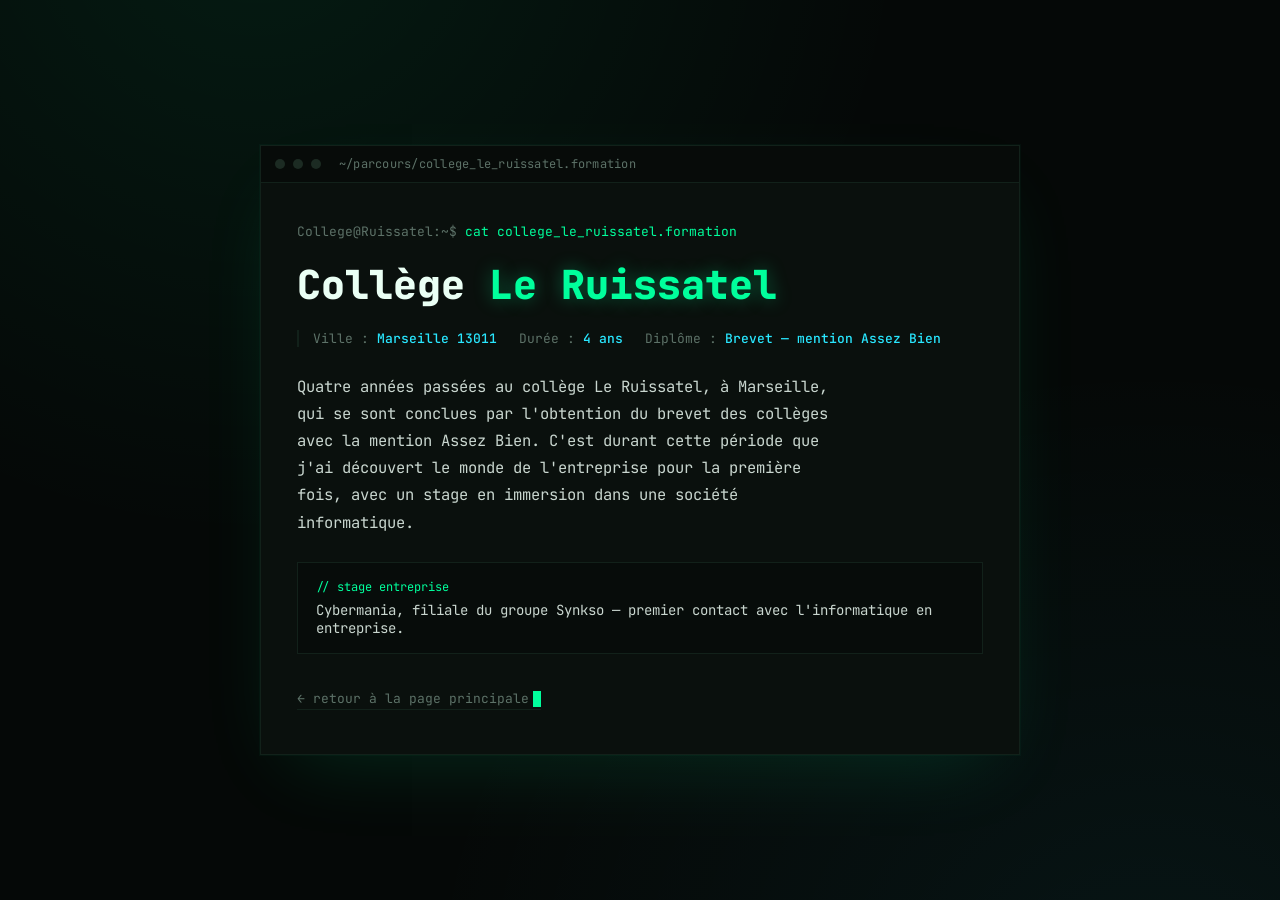
<file: src/Formations/college-ruissatel.html>
<!DOCTYPE html>
<html lang="fr">
  <head>
    <meta charset="UTF-8">
    <meta name="viewport" content="width=device-width, initial-scale=1.0">
    <title>Collège Le Ruissatel — Formation</title>
    <link rel="preconnect" href="https://fonts.googleapis.com">
    <link rel="preconnect" href="https://fonts.gstatic.com" crossorigin>
    <link href="https://fonts.googleapis.com/css2?family=JetBrains+Mono:wght@400;500;700;800&display=swap" rel="stylesheet">
    <style>
      :root{
        --bg:#050807;
        --panel:#0a100d;
        --line:#12211a;
        --green:#00ff9c;
        --cyan:#29e7ff;
        --text:#c9d6cf;
        --muted:#5d7268;
      }
      *{box-sizing:border-box;}
      html,body{margin:0;padding:0;}
      body{
        background:
          radial-gradient(ellipse at 20% -10%, rgba(0,255,156,0.08), transparent 45%),
          radial-gradient(ellipse at 90% 110%, rgba(41,231,255,0.06), transparent 45%),
          var(--bg);
        color:var(--text);
        font-family:'JetBrains Mono', ui-monospace, monospace;
        min-height:100vh;
        display:flex;
        align-items:center;
        justify-content:center;
        padding:32px 16px;
      }
      .term{
        width:100%;
        max-width:760px;
        border:1px solid var(--line);
        background:var(--panel);
        box-shadow:0 0 0 1px rgba(0,255,156,0.03), 0 30px 80px -30px rgba(0,255,156,0.15);
        animation:rise .5s ease-out;
      }
      @keyframes rise{
        from{opacity:0; transform:translateY(10px);}
        to{opacity:1; transform:translateY(0);}
      }
      @media (prefers-reduced-motion: reduce){
        .term{animation:none;}
      }
      .bar{
        display:flex;
        align-items:center;
        gap:8px;
        padding:10px 14px;
        border-bottom:1px solid var(--line);
        background:#070b09;
      }
      .dot{width:10px;height:10px;border-radius:50%;background:#1c2b23;}
      .path{
        margin-left:10px;
        font-size:12px;
        color:var(--muted);
        letter-spacing:.02em;
      }
      .body{
        padding:40px 36px 44px;
      }
      .prompt{
        color:var(--green);
        font-size:13px;
        margin-bottom:22px;
      }
      .prompt span{color:var(--muted);}
      h1{
        font-size:clamp(28px, 5vw, 40px);
        line-height:1.15;
        margin:0 0 22px;
        color:#eafff4;
        font-weight:800;
      }
      h1 em{
        font-style:normal;
        color:var(--green);
        text-shadow:0 0 18px rgba(0,255,156,0.35);
      }
      .meta{
        display:flex;
        flex-wrap:wrap;
        gap:10px 22px;
        font-size:13px;
        color:var(--cyan);
        margin-bottom:26px;
        border-left:2px solid var(--line);
        padding-left:14px;
      }
      .meta div{color:var(--muted);}
      .meta strong{color:var(--cyan); font-weight:500;}
      p.body-text{
        font-size:15.5px;
        line-height:1.75;
        color:var(--text);
        max-width:60ch;
      }
      .stage{
        margin-top:26px;
        padding:16px 18px;
        border:1px solid var(--line);
        background:#070c0a;
        font-size:14px;
        color:var(--text);
      }
      .stage .label{color:var(--green); display:block; margin-bottom:6px; font-size:12px;}
      .back{
        display:inline-block;
        margin-top:36px;
        color:var(--muted);
        text-decoration:none;
        font-size:13px;
        border-bottom:1px solid var(--line);
        padding-bottom:2px;
      }
      .back:hover{color:var(--green); border-color:var(--green);}
      .cursor{
        display:inline-block;
        width:8px;height:16px;
        background:var(--green);
        vertical-align:middle;
        margin-left:4px;
        animation:blink 1s step-end infinite;
      }
      @keyframes blink{50%{opacity:0;}}
    </style>
  </head>
  <body>
    <div class="term">
      <div class="bar">
        <div class="dot"></div><div class="dot"></div><div class="dot"></div>
        <div class="path">~/parcours/college_le_ruissatel.formation</div>
      </div>
      <div class="body">
        <div class="prompt"><span>College@Ruissatel:~$</span> cat college_le_ruissatel.formation</div>
        <h1>Collège <em>Le Ruissatel</em></h1>
        <div class="meta">
          <div>Ville : <strong>Marseille 13011</strong></div>
          <div>Durée : <strong>4 ans</strong></div>
          <div>Diplôme : <strong>Brevet — mention Assez Bien</strong></div>
        </div>
        <p class="body-text">
          Quatre années passées au collège Le Ruissatel, à Marseille, qui se sont conclues par
          l'obtention du brevet des collèges avec la mention Assez Bien. C'est durant cette période
          que j'ai découvert le monde de l'entreprise pour la première fois, avec un stage en
          immersion dans une société informatique.
        </p>
        <div class="stage">
          <span class="label">// stage entreprise</span>
          Cybermania, filiale du groupe Synkso — premier contact avec l'informatique en entreprise.
        </div>
        <a class="back" href="../../index.html">&larr; retour à la page principale<span class="cursor"></span></a>
      </div>
    </div>
  </body>
</html>
</file>
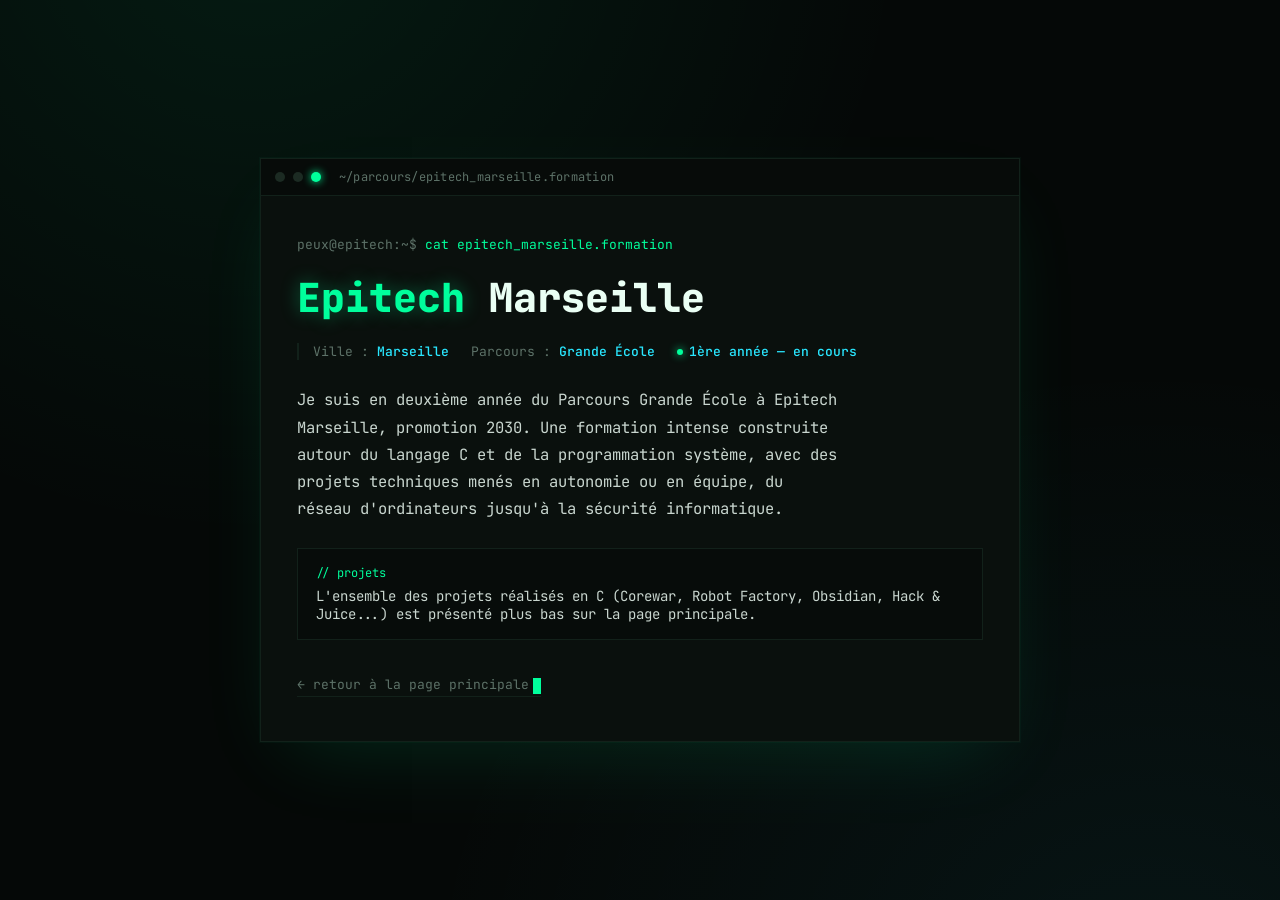
<file: src/Formations/epitech-marseille.html>
<!DOCTYPE html>
<html lang="fr">
  <head>
    <meta charset="UTF-8">
    <meta name="viewport" content="width=device-width, initial-scale=1.0">
    <title>Epitech Marseille — Formation</title>
    <link rel="preconnect" href="https://fonts.googleapis.com">
    <link rel="preconnect" href="https://fonts.gstatic.com" crossorigin>
    <link href="https://fonts.googleapis.com/css2?family=JetBrains+Mono:wght@400;500;700;800&display=swap" rel="stylesheet">
    <style>
      :root{
        --bg:#050807;
        --panel:#0a100d;
        --line:#12211a;
        --green:#00ff9c;
        --cyan:#29e7ff;
        --text:#c9d6cf;
        --muted:#5d7268;
      }
      *{box-sizing:border-box;}
      html,body{margin:0;padding:0;}
      body{
        background:
          radial-gradient(ellipse at 20% -10%, rgba(0,255,156,0.08), transparent 45%),
          radial-gradient(ellipse at 90% 110%, rgba(41,231,255,0.06), transparent 45%),
          var(--bg);
        color:var(--text);
        font-family:'JetBrains Mono', ui-monospace, monospace;
        min-height:100vh;
        display:flex;
        align-items:center;
        justify-content:center;
        padding:32px 16px;
      }
      .term{
        width:100%;
        max-width:760px;
        border:1px solid var(--line);
        background:var(--panel);
        box-shadow:0 0 0 1px rgba(0,255,156,0.03), 0 30px 80px -30px rgba(0,255,156,0.15);
        animation:rise .5s ease-out;
      }
      @keyframes rise{
        from{opacity:0; transform:translateY(10px);}
        to{opacity:1; transform:translateY(0);}
      }
      @media (prefers-reduced-motion: reduce){
        .term{animation:none;}
      }
      .bar{
        display:flex;
        align-items:center;
        gap:8px;
        padding:10px 14px;
        border-bottom:1px solid var(--line);
        background:#070b09;
      }
      .dot{width:10px;height:10px;border-radius:50%;background:#1c2b23;}
      .dot.live{background:var(--green); box-shadow:0 0 8px var(--green);}
      .path{
        margin-left:10px;
        font-size:12px;
        color:var(--muted);
        letter-spacing:.02em;
      }
      .body{
        padding:40px 36px 44px;
      }
      .prompt{
        color:var(--green);
        font-size:13px;
        margin-bottom:22px;
      }
      .prompt span{color:var(--muted);}
      h1{
        font-size:clamp(28px, 5vw, 40px);
        line-height:1.15;
        margin:0 0 22px;
        color:#eafff4;
        font-weight:800;
      }
      h1 em{
        font-style:normal;
        color:var(--green);
        text-shadow:0 0 18px rgba(0,255,156,0.35);
      }
      .meta{
        display:flex;
        flex-wrap:wrap;
        gap:10px 22px;
        font-size:13px;
        color:var(--cyan);
        margin-bottom:26px;
        border-left:2px solid var(--line);
        padding-left:14px;
      }
      .meta div{color:var(--muted);}
      .meta strong{color:var(--cyan); font-weight:500;}
      .status{
        display:inline-flex;
        align-items:center;
        gap:6px;
        color:var(--green) !important;
      }
      .status i{
        width:6px;height:6px;border-radius:50%;
        background:var(--green);
        box-shadow:0 0 8px var(--green);
      }
      p.body-text{
        font-size:15.5px;
        line-height:1.75;
        color:var(--text);
        max-width:60ch;
      }
      .stage{
        margin-top:26px;
        padding:16px 18px;
        border:1px solid var(--line);
        background:#070c0a;
        font-size:14px;
        color:var(--text);
      }
      .stage .label{color:var(--green); display:block; margin-bottom:6px; font-size:12px;}
      .back{
        display:inline-block;
        margin-top:36px;
        color:var(--muted);
        text-decoration:none;
        font-size:13px;
        border-bottom:1px solid var(--line);
        padding-bottom:2px;
      }
      .back:hover{color:var(--green); border-color:var(--green);}
      .cursor{
        display:inline-block;
        width:8px;height:16px;
        background:var(--green);
        vertical-align:middle;
        margin-left:4px;
        animation:blink 1s step-end infinite;
      }
      @keyframes blink{50%{opacity:0;}}
    </style>
  </head>
  <body>
    <div class="term">
      <div class="bar">
        <div class="dot"></div><div class="dot"></div><div class="dot live"></div>
        <div class="path">~/parcours/epitech_marseille.formation</div>
      </div>
      <div class="body">
        <div class="prompt"><span>peux@epitech:~$</span> cat epitech_marseille.formation</div>
        <h1><em>Epitech</em> Marseille</h1>
        <div class="meta">
          <div>Ville : <strong>Marseille</strong></div>
          <div>Parcours : <strong>Grande École</strong></div>
          <div class="status"><i></i><strong>1ère année — en cours</strong></div>
        </div>
        <p class="body-text">
          Je suis en deuxième année du Parcours Grande École à Epitech Marseille, promotion 2030. Une formation intense construite autour du langage C et de la programmation système, avec des projets techniques menés en autonomie ou en équipe, du réseau d'ordinateurs jusqu'à la sécurité informatique.
        </p>
        <div class="stage">
          <span class="label">// projets</span>
          L'ensemble des projets réalisés en C (Corewar, Robot Factory, Obsidian, Hack &amp; Juice...)
          est présenté plus bas sur la page principale.
        </div>
        <a class="back" href="../../index.html">&larr; retour à la page principale<span class="cursor"></span></a>
      </div>
    </div>
  </body>
</html>
</file>
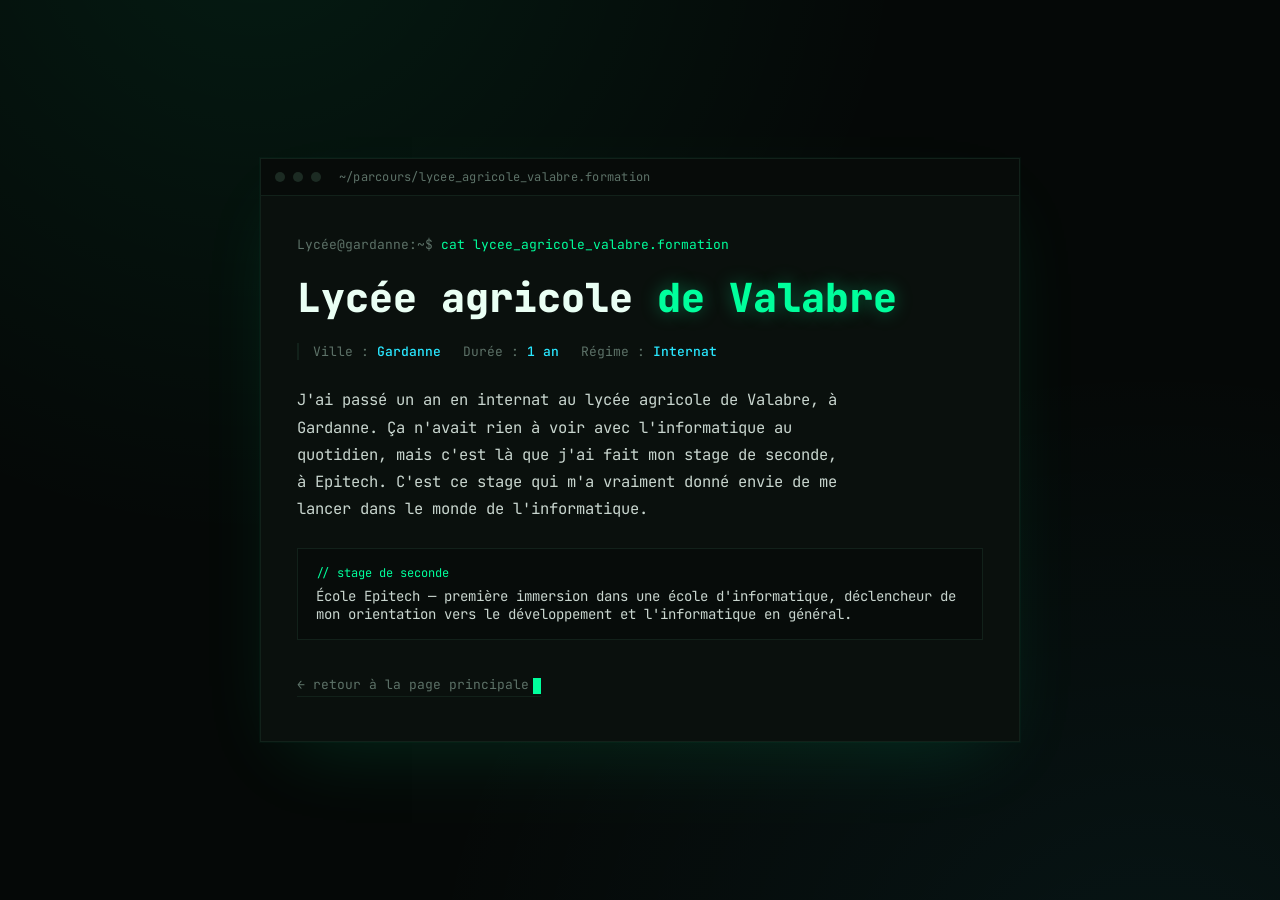
<file: src/Formations/lycee-agricole-valabre.html>
<!DOCTYPE html>
<html lang="fr">
  <head>
    <meta charset="UTF-8">
    <meta name="viewport" content="width=device-width, initial-scale=1.0">
    <title>Lycée agricole de Valabre — Formation</title>
    <link rel="preconnect" href="https://fonts.googleapis.com">
    <link rel="preconnect" href="https://fonts.gstatic.com" crossorigin>
    <link href="https://fonts.googleapis.com/css2?family=JetBrains+Mono:wght@400;500;700;800&display=swap" rel="stylesheet">
    <style>
      :root{
        --bg:#050807;
        --panel:#0a100d;
        --line:#12211a;
        --green:#00ff9c;
        --cyan:#29e7ff;
        --text:#c9d6cf;
        --muted:#5d7268;
      }
      *{box-sizing:border-box;}
      html,body{margin:0;padding:0;}
      body{
        background:
          radial-gradient(ellipse at 20% -10%, rgba(0,255,156,0.08), transparent 45%),
          radial-gradient(ellipse at 90% 110%, rgba(41,231,255,0.06), transparent 45%),
          var(--bg);
        color:var(--text);
        font-family:'JetBrains Mono', ui-monospace, monospace;
        min-height:100vh;
        display:flex;
        align-items:center;
        justify-content:center;
        padding:32px 16px;
      }
      .term{
        width:100%;
        max-width:760px;
        border:1px solid var(--line);
        background:var(--panel);
        box-shadow:0 0 0 1px rgba(0,255,156,0.03), 0 30px 80px -30px rgba(0,255,156,0.15);
        animation:rise .5s ease-out;
      }
      @keyframes rise{
        from{opacity:0; transform:translateY(10px);}
        to{opacity:1; transform:translateY(0);}
      }
      @media (prefers-reduced-motion: reduce){
        .term{animation:none;}
      }
      .bar{
        display:flex;
        align-items:center;
        gap:8px;
        padding:10px 14px;
        border-bottom:1px solid var(--line);
        background:#070b09;
      }
      .dot{width:10px;height:10px;border-radius:50%;background:#1c2b23;}
      .path{
        margin-left:10px;
        font-size:12px;
        color:var(--muted);
        letter-spacing:.02em;
      }
      .body{
        padding:40px 36px 44px;
      }
      .prompt{
        color:var(--green);
        font-size:13px;
        margin-bottom:22px;
      }
      .prompt span{color:var(--muted);}
      h1{
        font-size:clamp(28px, 5vw, 40px);
        line-height:1.15;
        margin:0 0 22px;
        color:#eafff4;
        font-weight:800;
      }
      h1 em{
        font-style:normal;
        color:var(--green);
        text-shadow:0 0 18px rgba(0,255,156,0.35);
      }
      .meta{
        display:flex;
        flex-wrap:wrap;
        gap:10px 22px;
        font-size:13px;
        color:var(--cyan);
        margin-bottom:26px;
        border-left:2px solid var(--line);
        padding-left:14px;
      }
      .meta div{color:var(--muted);}
      .meta strong{color:var(--cyan); font-weight:500;}
      p.body-text{
        font-size:15.5px;
        line-height:1.75;
        color:var(--text);
        max-width:60ch;
      }
      .stage{
        margin-top:26px;
        padding:16px 18px;
        border:1px solid var(--line);
        background:#070c0a;
        font-size:14px;
        color:var(--text);
      }
      .stage .label{color:var(--green); display:block; margin-bottom:6px; font-size:12px;}
      .back{
        display:inline-block;
        margin-top:36px;
        color:var(--muted);
        text-decoration:none;
        font-size:13px;
        border-bottom:1px solid var(--line);
        padding-bottom:2px;
      }
      .back:hover{color:var(--green); border-color:var(--green);}
      .cursor{
        display:inline-block;
        width:8px;height:16px;
        background:var(--green);
        vertical-align:middle;
        margin-left:4px;
        animation:blink 1s step-end infinite;
      }
      @keyframes blink{50%{opacity:0;}}
    </style>
  </head>
  <body>
    <div class="term">
      <div class="bar">
        <div class="dot"></div><div class="dot"></div><div class="dot"></div>
        <div class="path">~/parcours/lycee_agricole_valabre.formation</div>
      </div>
      <div class="body">
        <div class="prompt"><span>Lycée@gardanne:~$</span> cat lycee_agricole_valabre.formation</div>
        <h1>Lycée agricole <em>de Valabre</em></h1>
        <div class="meta">
          <div>Ville : <strong>Gardanne</strong></div>
          <div>Durée : <strong>1 an</strong></div>
          <div>Régime : <strong>Internat</strong></div>
        </div>
        <p class="body-text">
          J'ai passé un an en internat au lycée agricole de Valabre, à Gardanne. Ça n'avait rien à voir avec l'informatique au quotidien, mais c'est là que j'ai fait mon stage de seconde, à Epitech. C'est ce stage qui m'a vraiment donné envie de me lancer dans le monde de l'informatique.
        </p>
        <div class="stage">
          <span class="label">// stage de seconde</span>
          École Epitech — première immersion dans une école d'informatique, déclencheur de mon orientation vers le développement et l'informatique en général.
        </div>
        <a class="back" href="../../index.html">&larr; retour à la page principale<span class="cursor"></span></a>
      </div>
    </div>
  </body>
</html>
</file>
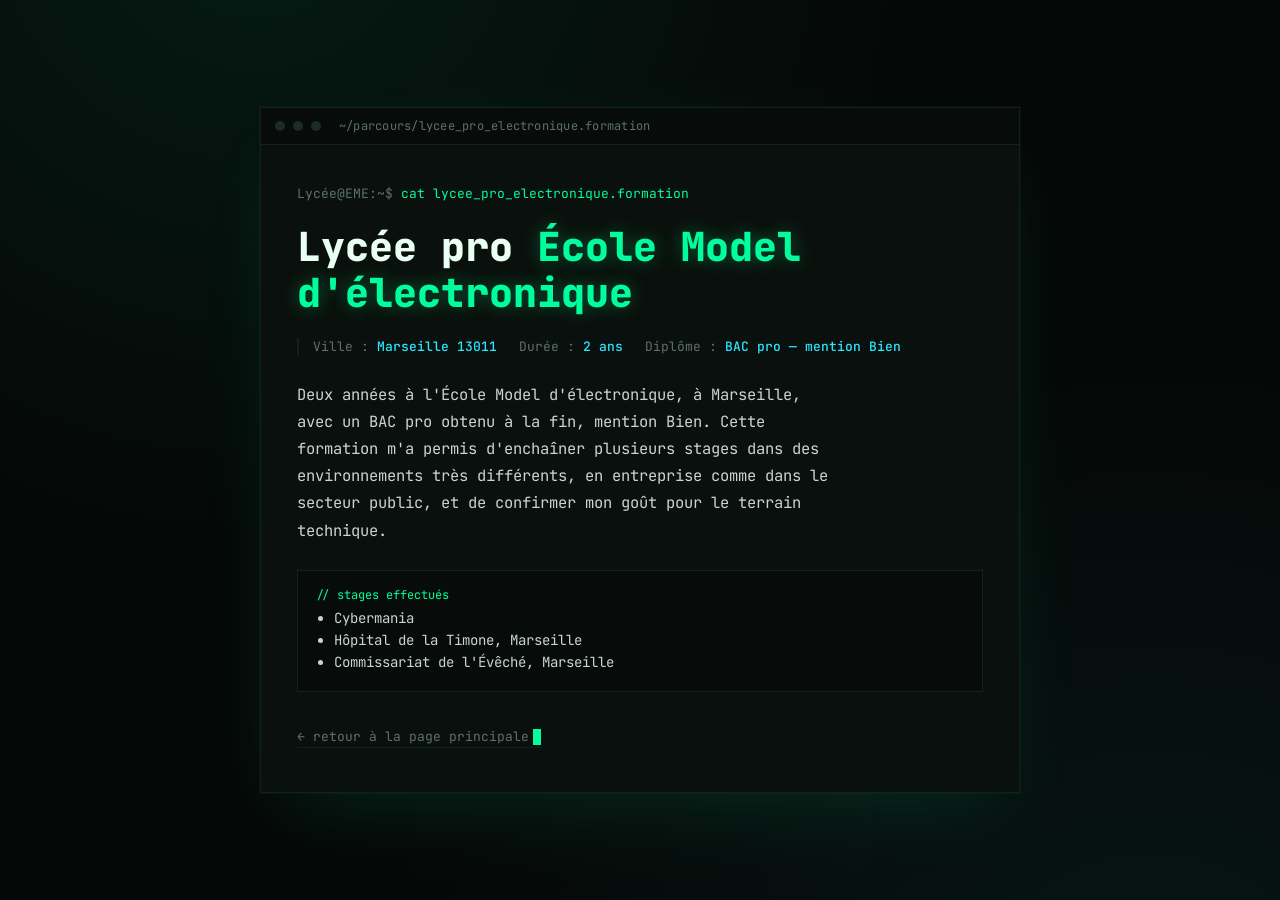
<file: src/Formations/lycee-pro-electronique.html>
<!DOCTYPE html>
<html lang="fr">
  <head>
    <meta charset="UTF-8">
    <meta name="viewport" content="width=device-width, initial-scale=1.0">
    <title>Lycée pro École Model d'électronique — Formation</title>
    <link rel="preconnect" href="https://fonts.googleapis.com">
    <link rel="preconnect" href="https://fonts.gstatic.com" crossorigin>
    <link href="https://fonts.googleapis.com/css2?family=JetBrains+Mono:wght@400;500;700;800&display=swap" rel="stylesheet">
    <style>
      :root{
        --bg:#050807;
        --panel:#0a100d;
        --line:#12211a;
        --green:#00ff9c;
        --cyan:#29e7ff;
        --text:#c9d6cf;
        --muted:#5d7268;
      }
      *{box-sizing:border-box;}
      html,body{margin:0;padding:0;}
      body{
        background:
          radial-gradient(ellipse at 20% -10%, rgba(0,255,156,0.08), transparent 45%),
          radial-gradient(ellipse at 90% 110%, rgba(41,231,255,0.06), transparent 45%),
          var(--bg);
        color:var(--text);
        font-family:'JetBrains Mono', ui-monospace, monospace;
        min-height:100vh;
        display:flex;
        align-items:center;
        justify-content:center;
        padding:32px 16px;
      }
      .term{
        width:100%;
        max-width:760px;
        border:1px solid var(--line);
        background:var(--panel);
        box-shadow:0 0 0 1px rgba(0,255,156,0.03), 0 30px 80px -30px rgba(0,255,156,0.15);
        animation:rise .5s ease-out;
      }
      @keyframes rise{
        from{opacity:0; transform:translateY(10px);}
        to{opacity:1; transform:translateY(0);}
      }
      @media (prefers-reduced-motion: reduce){
        .term{animation:none;}
      }
      .bar{
        display:flex;
        align-items:center;
        gap:8px;
        padding:10px 14px;
        border-bottom:1px solid var(--line);
        background:#070b09;
      }
      .dot{width:10px;height:10px;border-radius:50%;background:#1c2b23;}
      .path{
        margin-left:10px;
        font-size:12px;
        color:var(--muted);
        letter-spacing:.02em;
      }
      .body{
        padding:40px 36px 44px;
      }
      .prompt{
        color:var(--green);
        font-size:13px;
        margin-bottom:22px;
      }
      .prompt span{color:var(--muted);}
      h1{
        font-size:clamp(28px, 5vw, 40px);
        line-height:1.15;
        margin:0 0 22px;
        color:#eafff4;
        font-weight:800;
      }
      h1 em{
        font-style:normal;
        color:var(--green);
        text-shadow:0 0 18px rgba(0,255,156,0.35);
      }
      .meta{
        display:flex;
        flex-wrap:wrap;
        gap:10px 22px;
        font-size:13px;
        color:var(--cyan);
        margin-bottom:26px;
        border-left:2px solid var(--line);
        padding-left:14px;
      }
      .meta div{color:var(--muted);}
      .meta strong{color:var(--cyan); font-weight:500;}
      p.body-text{
        font-size:15.5px;
        line-height:1.75;
        color:var(--text);
        max-width:60ch;
      }
      .stage{
        margin-top:26px;
        padding:16px 18px;
        border:1px solid var(--line);
        background:#070c0a;
        font-size:14px;
        color:var(--text);
      }
      .stage .label{color:var(--green); display:block; margin-bottom:6px; font-size:12px;}
      .stage ul{margin:0; padding-left:18px;}
      .stage li{margin-bottom:4px;}
      .back{
        display:inline-block;
        margin-top:36px;
        color:var(--muted);
        text-decoration:none;
        font-size:13px;
        border-bottom:1px solid var(--line);
        padding-bottom:2px;
      }
      .back:hover{color:var(--green); border-color:var(--green);}
      .cursor{
        display:inline-block;
        width:8px;height:16px;
        background:var(--green);
        vertical-align:middle;
        margin-left:4px;
        animation:blink 1s step-end infinite;
      }
      @keyframes blink{50%{opacity:0;}}
    </style>
  </head>
  <body>
    <div class="term">
      <div class="bar">
        <div class="dot"></div><div class="dot"></div><div class="dot"></div>
        <div class="path">~/parcours/lycee_pro_electronique.formation</div>
      </div>
      <div class="body">
        <div class="prompt"><span>Lycée@EME:~$</span> cat lycee_pro_electronique.formation</div>
        <h1>Lycée pro <em>École Model d'électronique</em></h1>
        <div class="meta">
          <div>Ville : <strong>Marseille 13011</strong></div>
          <div>Durée : <strong>2 ans</strong></div>
          <div>Diplôme : <strong>BAC pro — mention Bien</strong></div>
        </div>
        <p class="body-text">
          Deux années à l'École Model d'électronique, à Marseille, avec un BAC pro obtenu à la fin, mention Bien.
          Cette formation m'a permis d'enchaîner plusieurs stages
          dans des environnements très différents, en entreprise comme dans le secteur public,
          et de confirmer mon goût pour le terrain technique.
        </p>
        <div class="stage">
          <span class="label">// stages effectués</span>
          <ul>
            <li>Cybermania</li>
            <li>Hôpital de la Timone, Marseille</li>
            <li>Commissariat de l'Évêché, Marseille</li>
          </ul>
        </div>
        <a class="back" href="../../index.html">&larr; retour à la page principale<span class="cursor"></span></a>
      </div>
    </div>
  </body>
</html>
</file>
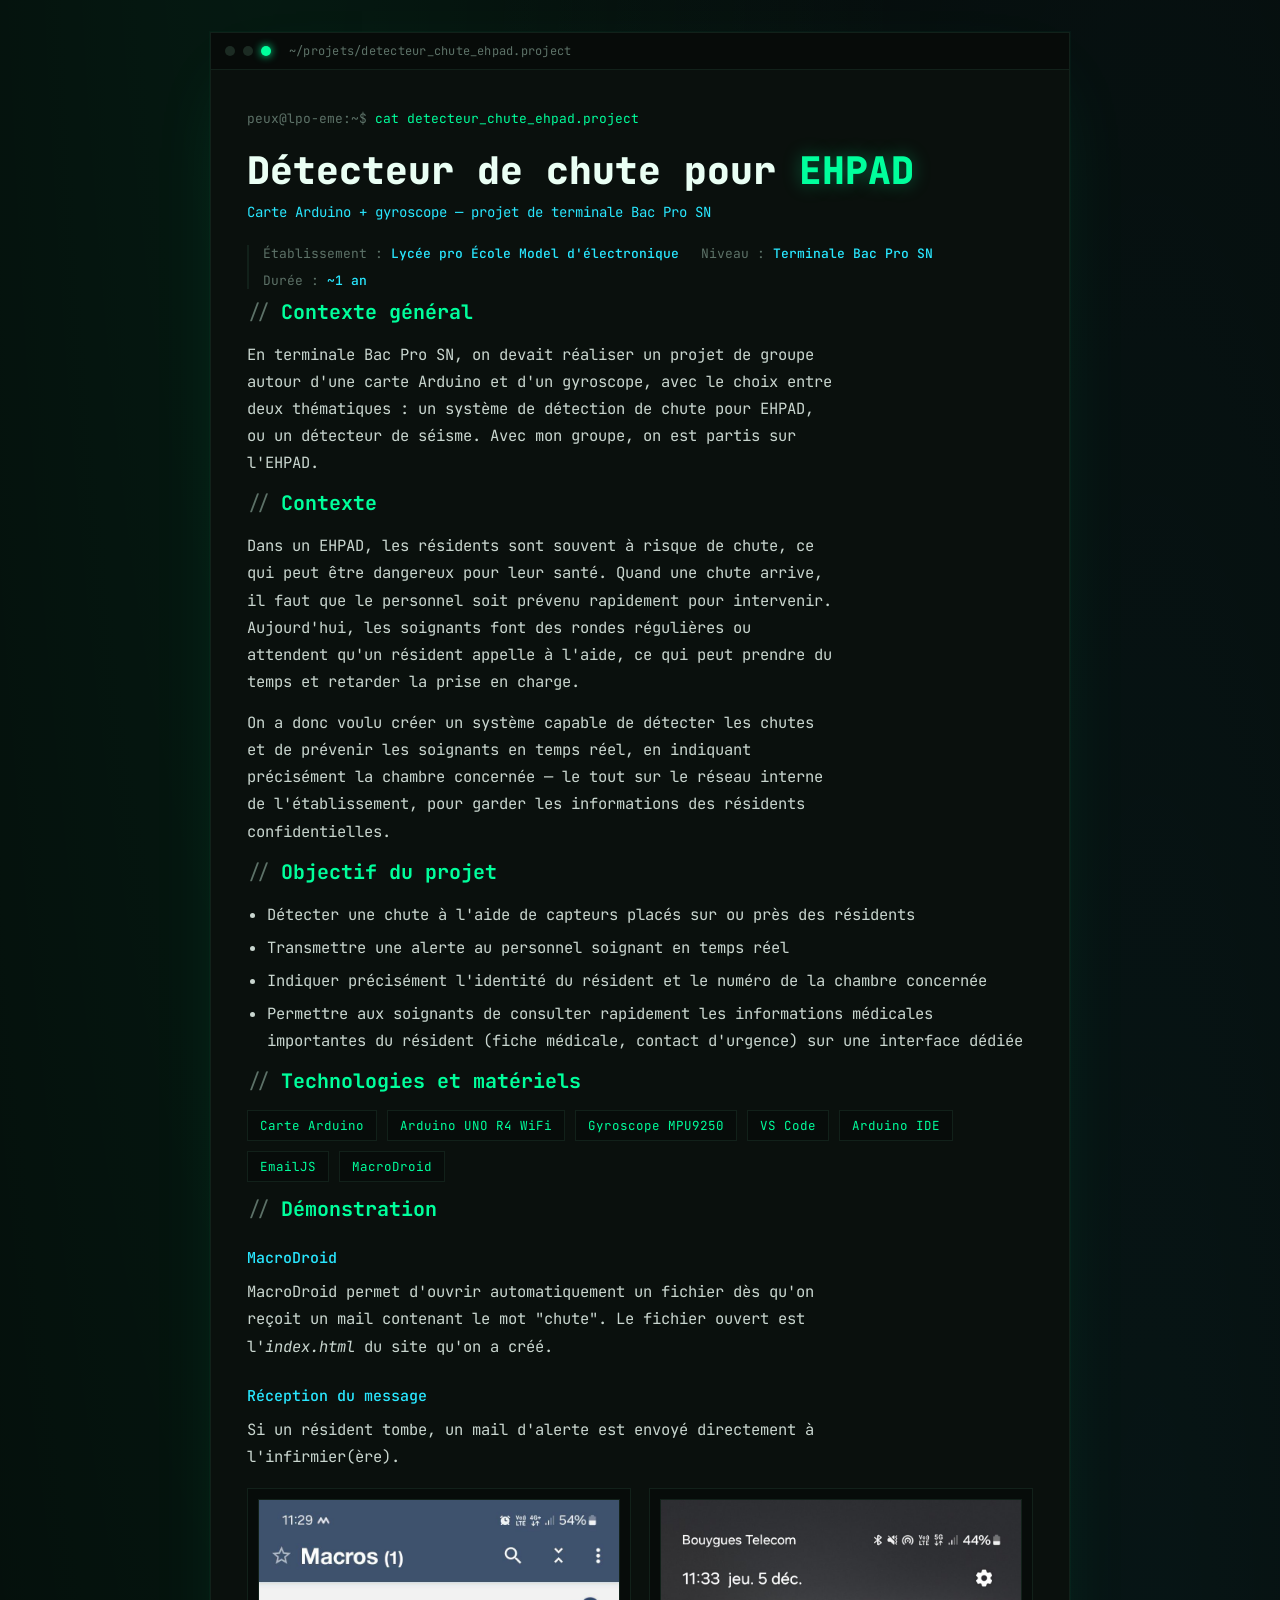
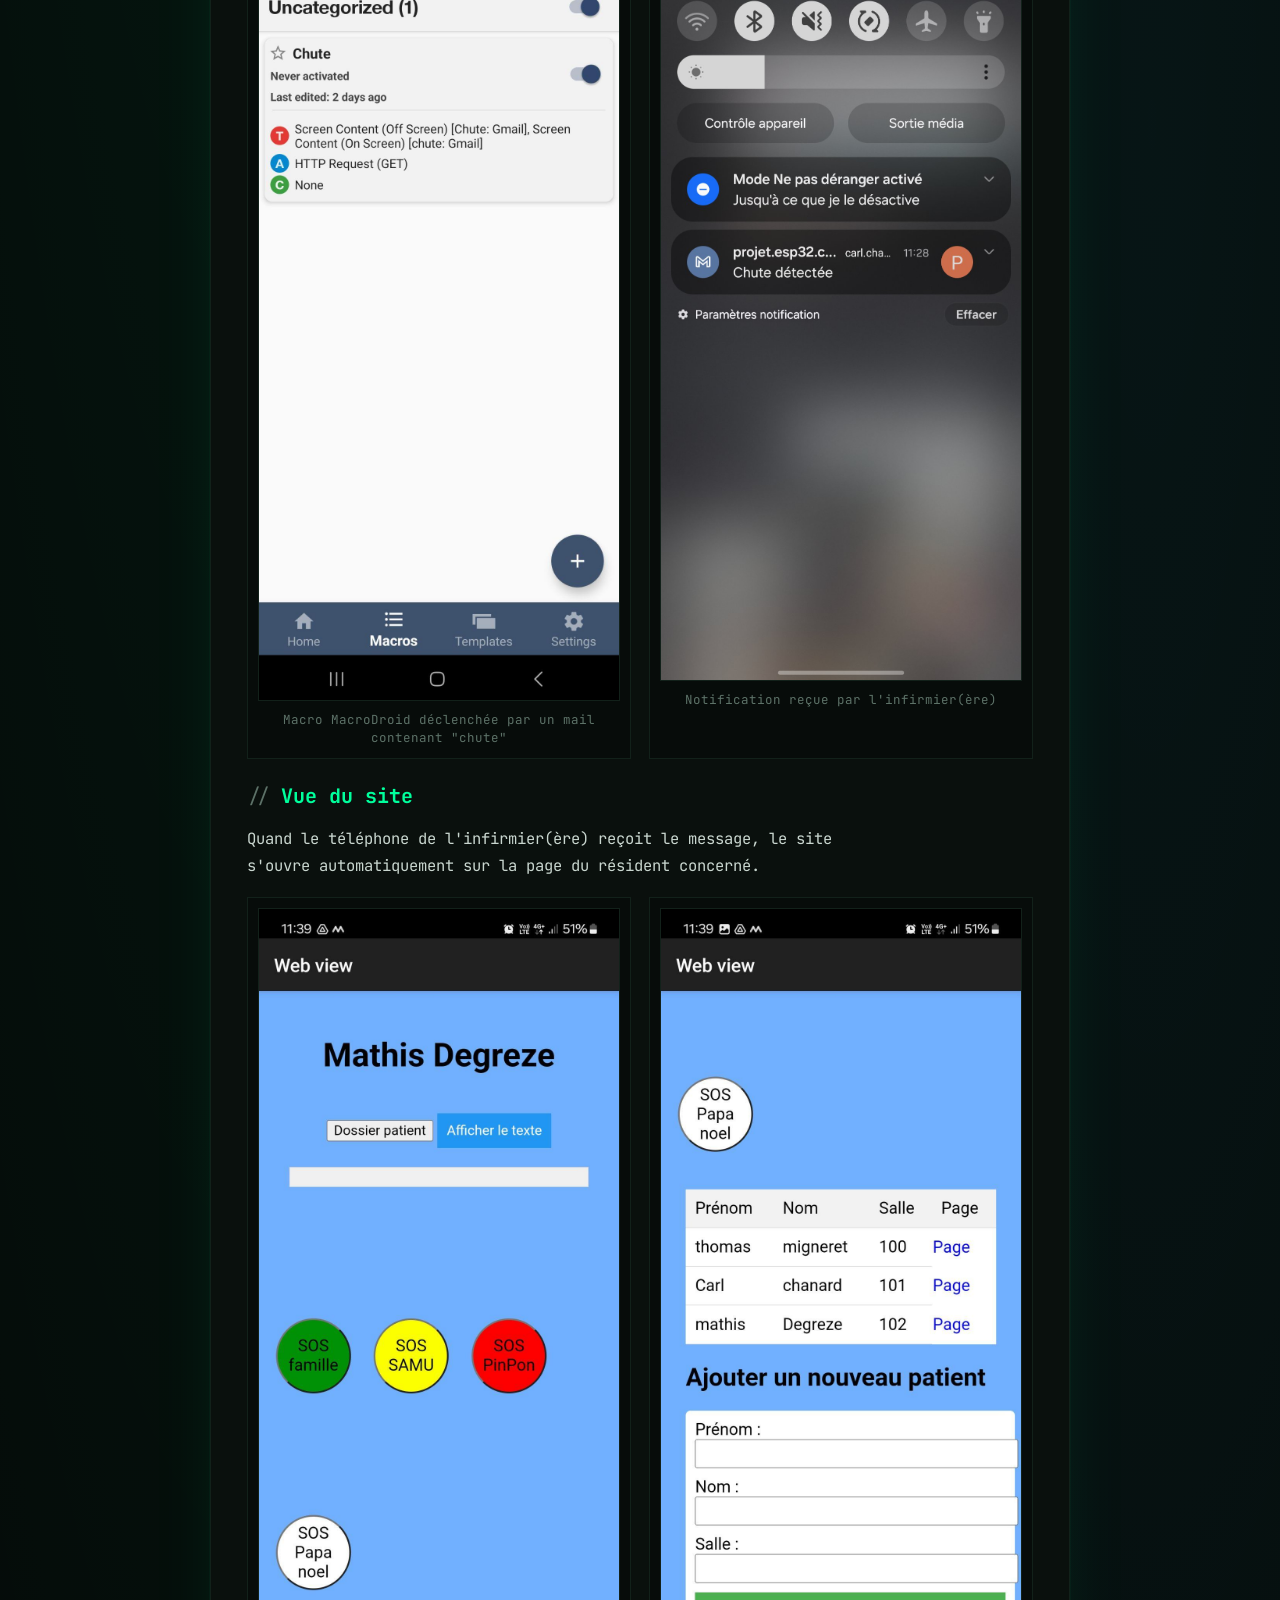
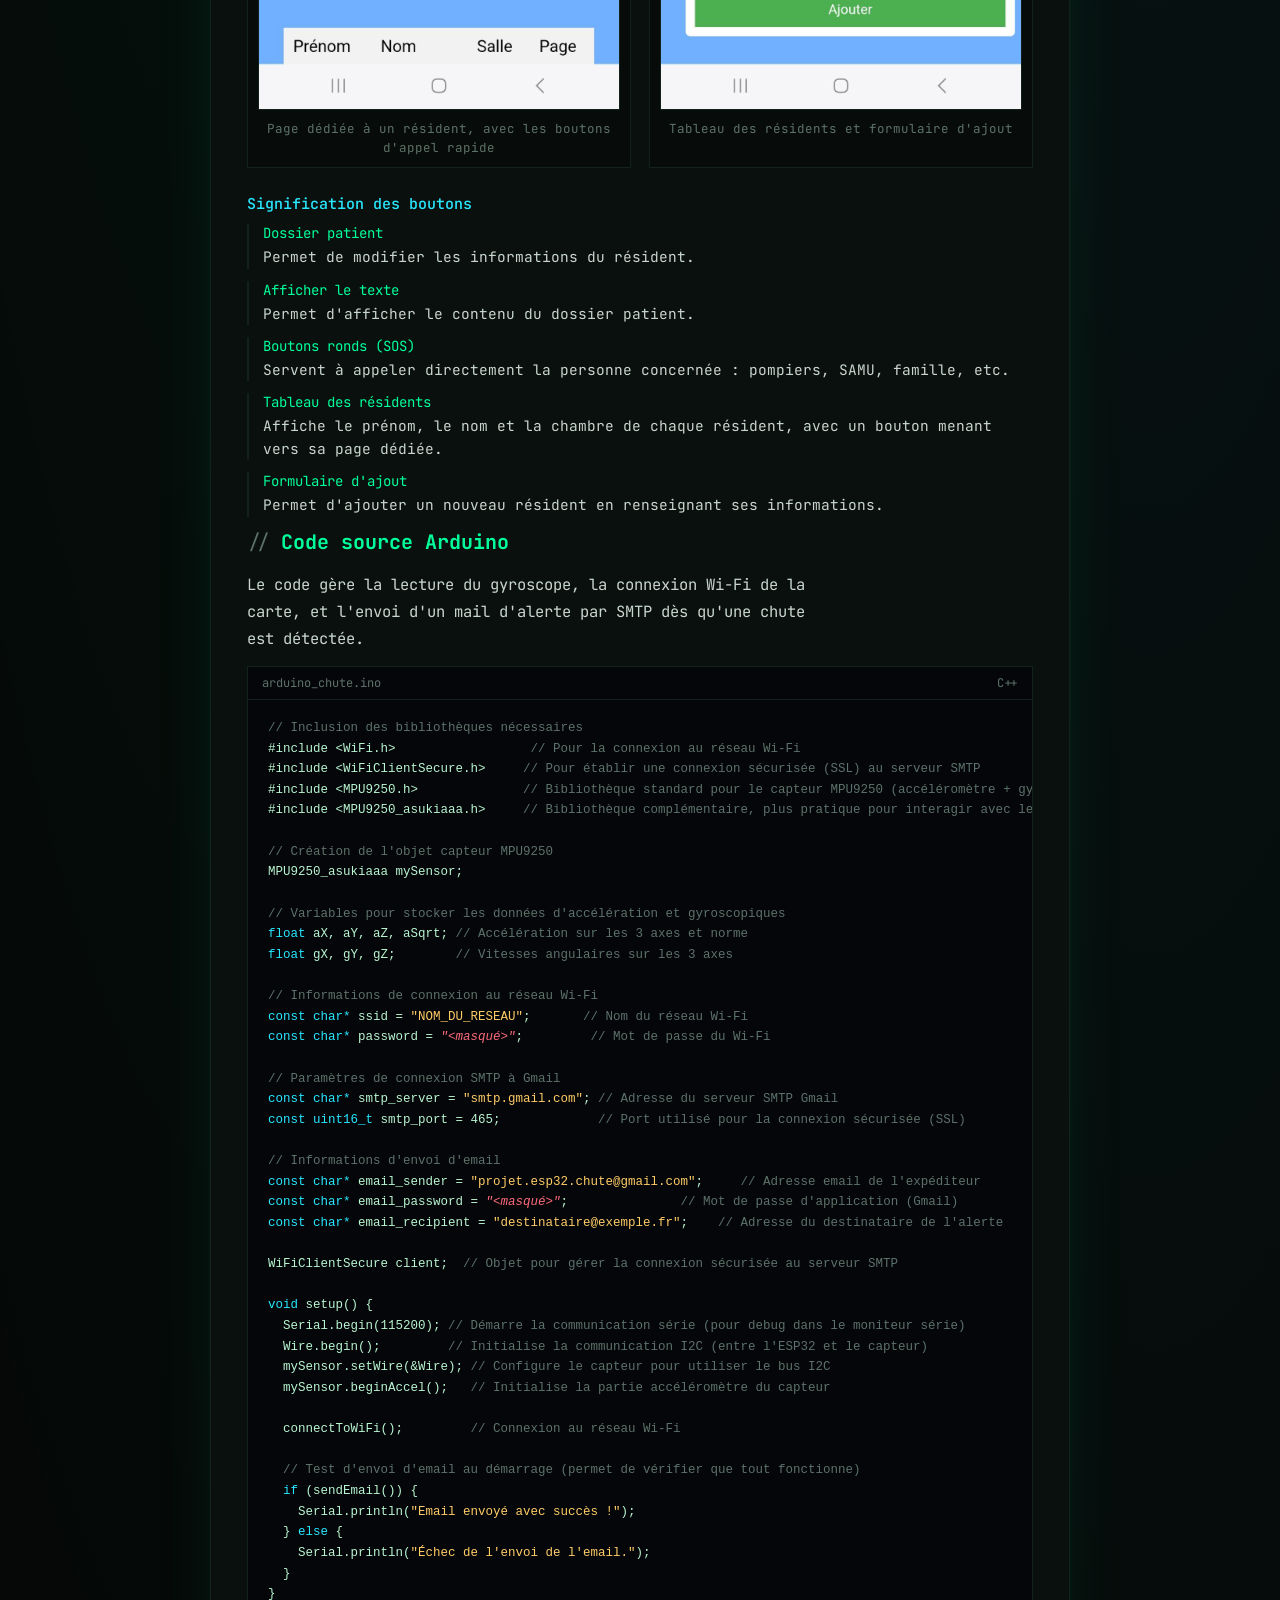
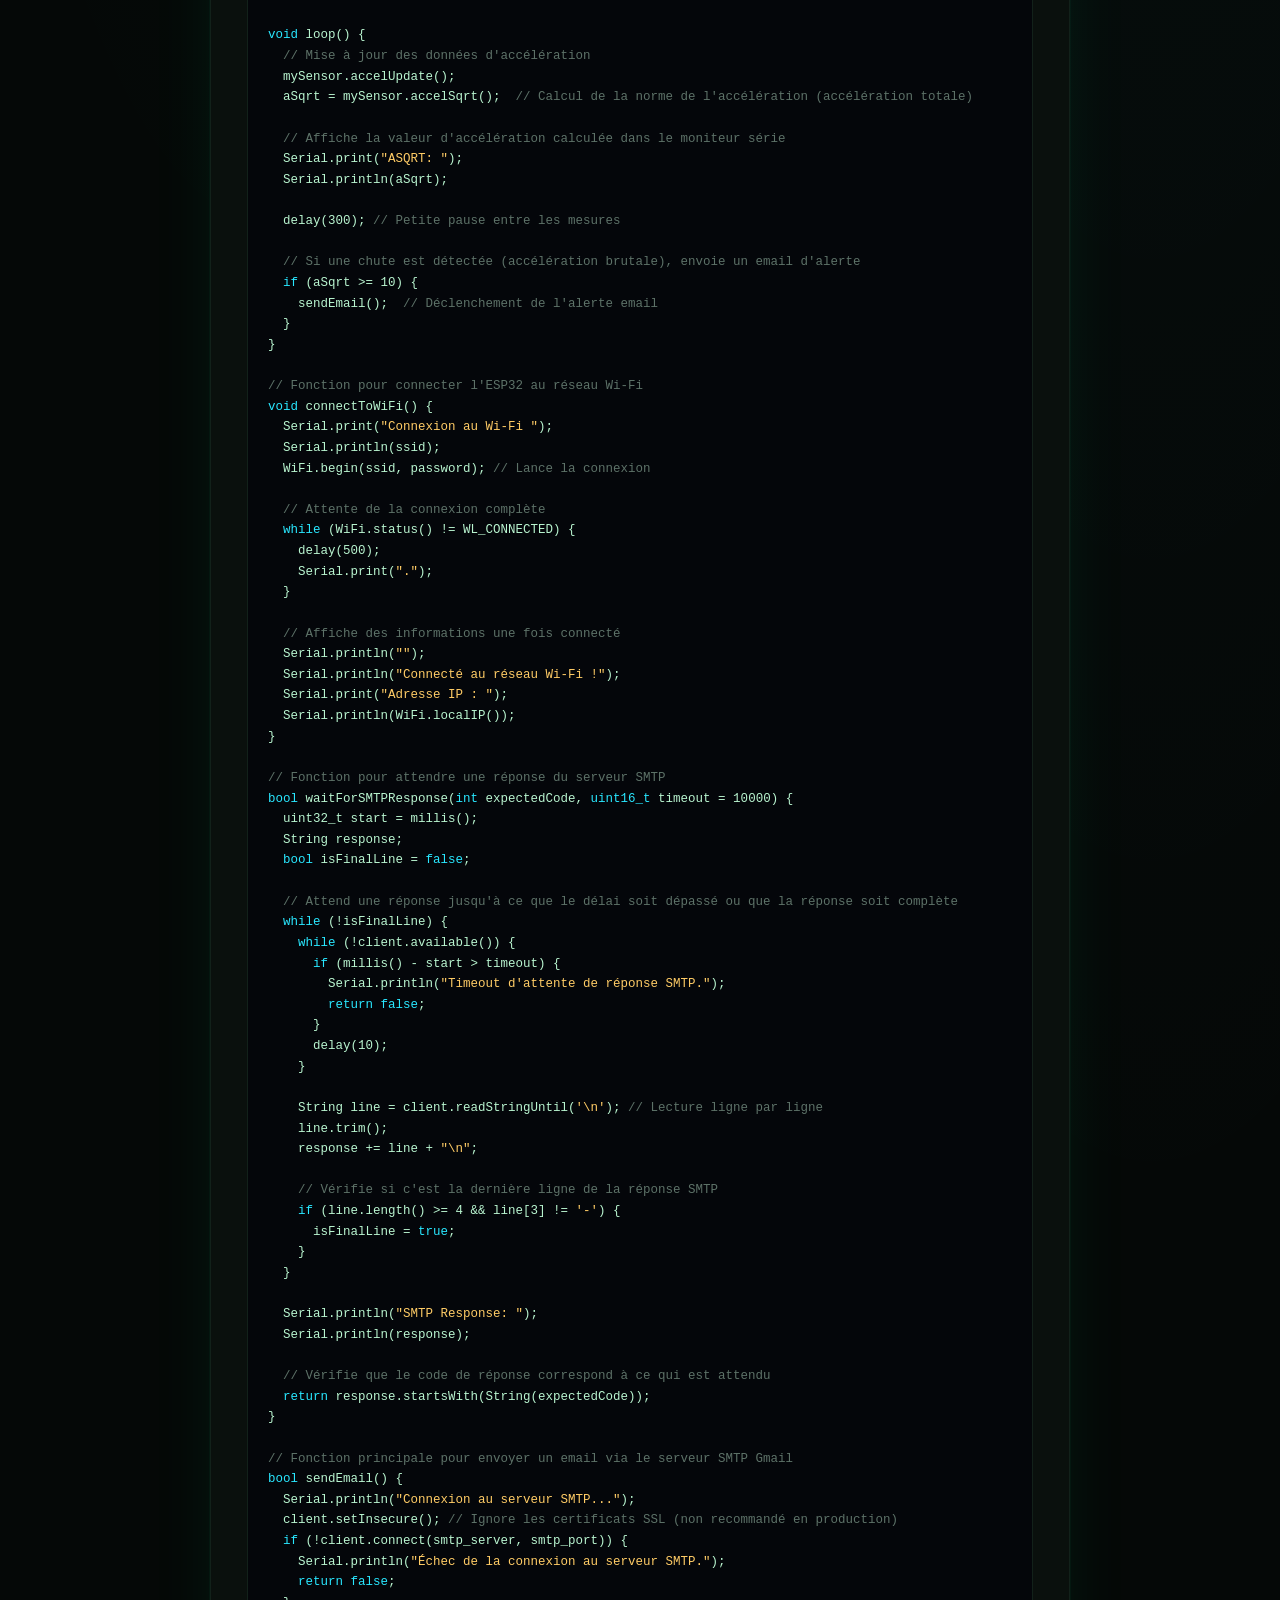
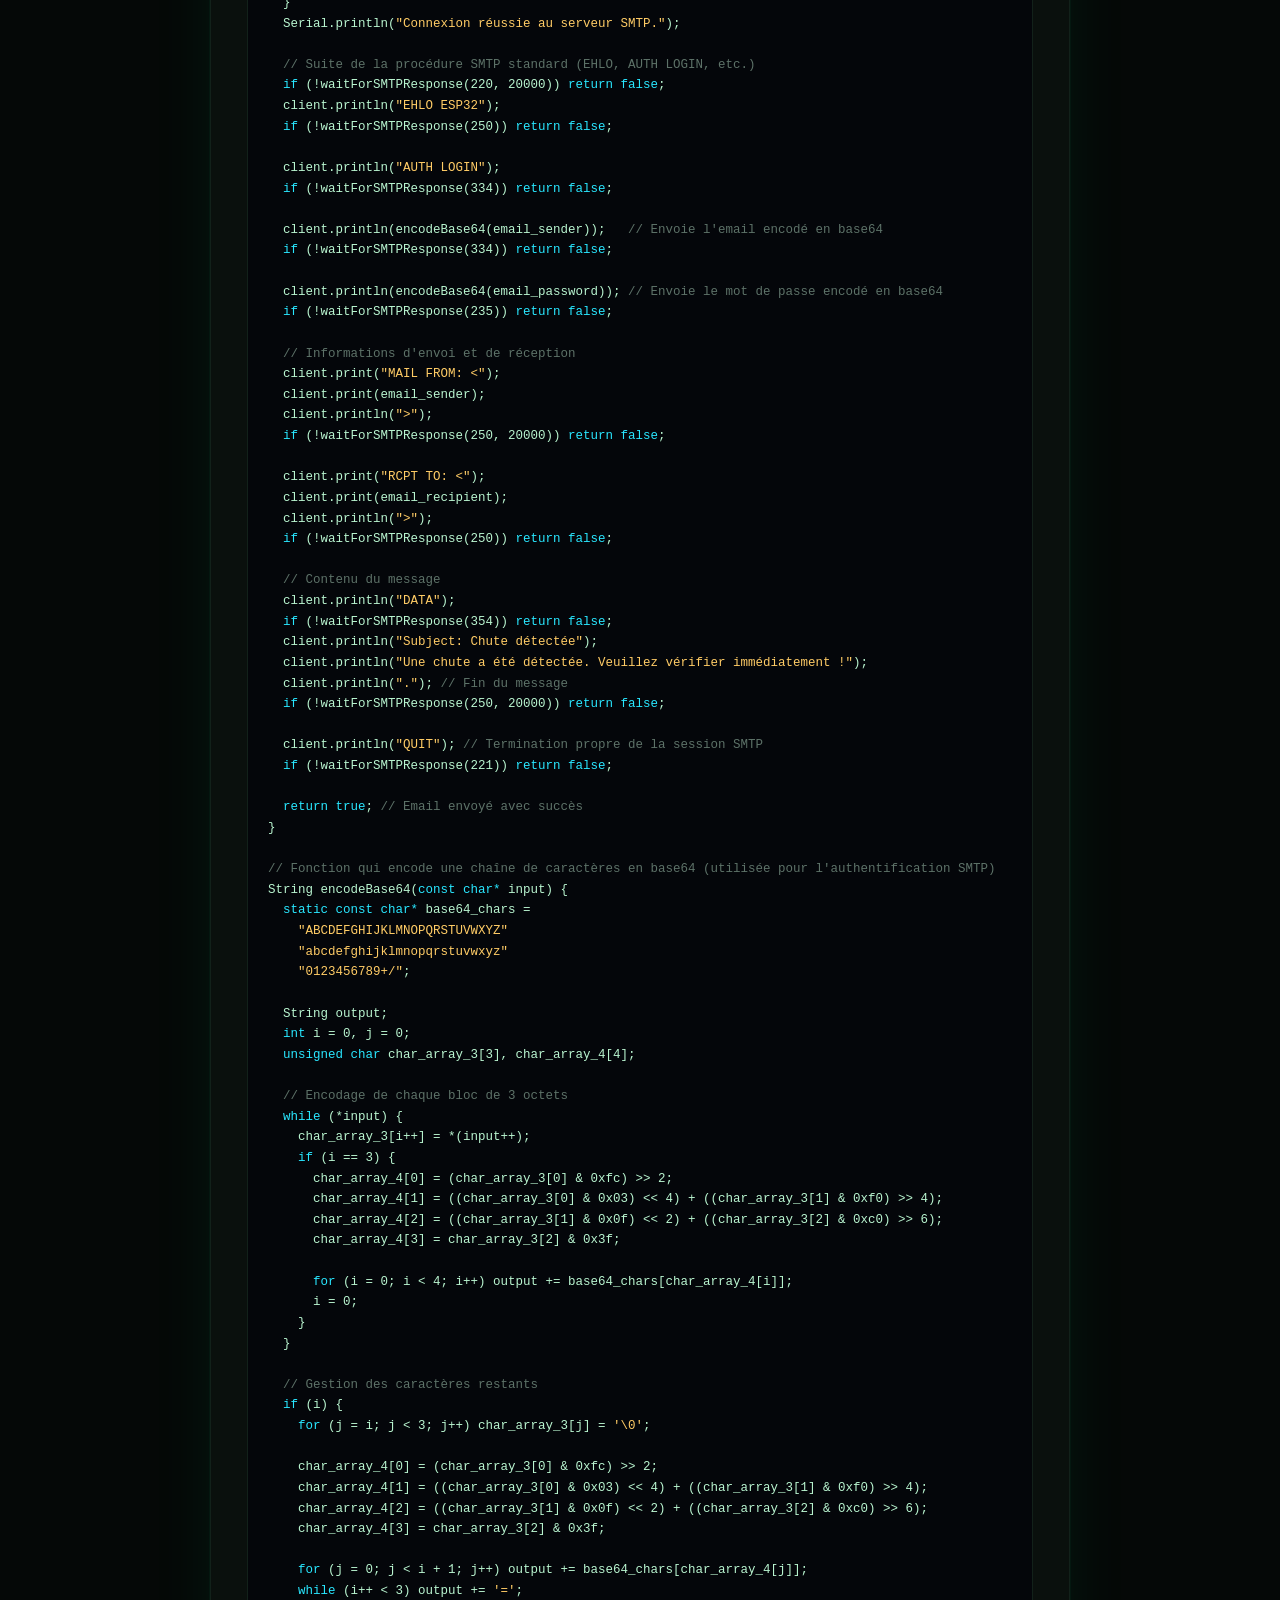
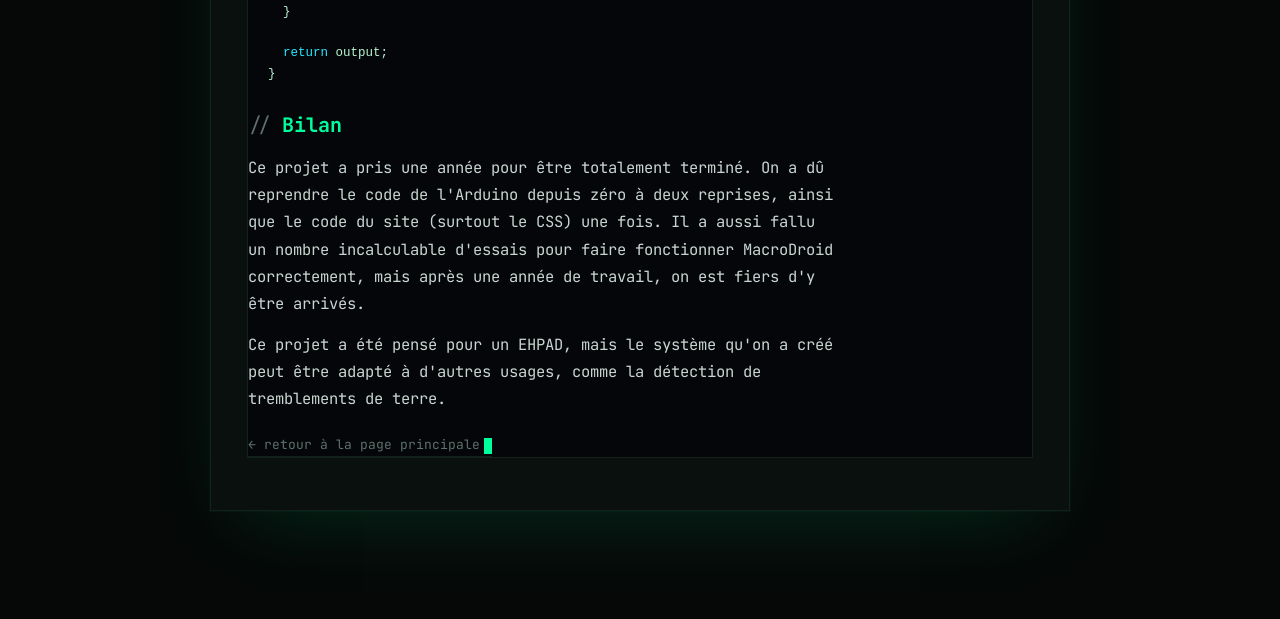
<file: src/Projet_EPAD/detecteur-chute-ehpad.html>
<!DOCTYPE html>
<html lang="fr">
<head>
<meta charset="UTF-8">
<meta name="viewport" content="width=device-width, initial-scale=1.0">
<title>Détecteur de chute EHPAD — Projet Arduino</title>
<link rel="preconnect" href="https://fonts.googleapis.com">
<link rel="preconnect" href="https://fonts.gstatic.com" crossorigin>
<link href="https://fonts.googleapis.com/css2?family=JetBrains+Mono:wght@400;500;700;800&display=swap" rel="stylesheet">
<style>
  :root{
    --bg:#050807;
    --panel:#0a100d;
    --line:#12211a;
    --green:#00ff9c;
    --cyan:#29e7ff;
    --text:#c9d6cf;
    --muted:#5d7268;
  }
  *{box-sizing:border-box;}
  html,body{margin:0;padding:0;}
  body{
    background:
      radial-gradient(ellipse at 20% -10%, rgba(0,255,156,0.08), transparent 45%),
      radial-gradient(ellipse at 90% 20%, rgba(41,231,255,0.06), transparent 45%),
      var(--bg);
    color:var(--text);
    font-family:'JetBrains Mono', ui-monospace, monospace;
    padding:32px 16px 80px;
  }
  .wrap{max-width:860px; margin:0 auto;}
  .term{
    border:1px solid var(--line);
    background:var(--panel);
    box-shadow:0 0 0 1px rgba(0,255,156,0.03), 0 30px 80px -30px rgba(0,255,156,0.15);
    animation:rise .5s ease-out;
    margin-bottom:28px;
  }
  @keyframes rise{ from{opacity:0; transform:translateY(10px);} to{opacity:1; transform:translateY(0);} }
  @media (prefers-reduced-motion: reduce){ .term{animation:none;} }
  .bar{
    display:flex; align-items:center; gap:8px;
    padding:10px 14px; border-bottom:1px solid var(--line); background:#070b09;
  }
  .dot{width:10px;height:10px;border-radius:50%;background:#1c2b23;}
  .dot.live{background:var(--green); box-shadow:0 0 8px var(--green);}
  .path{margin-left:10px; font-size:12px; color:var(--muted); letter-spacing:.02em;}
  .body{padding:40px 36px 44px;}
  @media (max-width:640px){ .body{padding:28px 20px 32px;} }
  .prompt{color:var(--green); font-size:13px; margin-bottom:22px;}
  .prompt span{color:var(--muted);}
  h1{
    font-size:clamp(26px, 5vw, 38px); line-height:1.15; margin:0 0 10px;
    color:#eafff4; font-weight:800;
  }
  h1 em{ font-style:normal; color:var(--green); text-shadow:0 0 18px rgba(0,255,156,0.35); }
  .subtitle{ color:var(--cyan); font-size:14px; margin-bottom:24px; }
  .meta{
    display:flex; flex-wrap:wrap; gap:10px 22px; font-size:13px; color:var(--cyan);
    margin-bottom:8px; border-left:2px solid var(--line); padding-left:14px;
  }
  .meta div{color:var(--muted);}
  .meta strong{color:var(--cyan); font-weight:500;}

  .section{ margin-top:10px; }
  .section h2{
    font-size:20px; color:var(--green); margin:0 0 16px;
    display:flex; align-items:center; gap:10px;
  }
  .section h2::before{ content:"//"; color:var(--muted); font-weight:400; }
  .section h3{
    font-size:15px; color:var(--cyan); margin:26px 0 10px; font-weight:500;
  }
  p.body-text{ font-size:15.5px; line-height:1.75; color:var(--text); max-width:65ch; margin:0 0 14px; }
  ul.clean{ margin:0 0 14px; padding-left:20px; }
  ul.clean li{ font-size:15.5px; line-height:1.75; color:var(--text); margin-bottom:6px; }
  ul.clean li strong{ color:var(--cyan); font-weight:500; }

  .tag-row{ display:flex; flex-wrap:wrap; gap:10px; margin-bottom:14px; }
  .tag{
    border:1px solid var(--line); background:#070c0a; color:var(--green);
    font-size:12.5px; padding:6px 12px;
  }

  .imgs{
    display:grid; grid-template-columns:1fr 1fr; gap:18px; margin:18px 0 24px;
  }
  @media (max-width:640px){ .imgs{grid-template-columns:1fr;} }
  figure{ margin:0; border:1px solid var(--line); background:#070c0a; padding:10px; }
  figure img{
    width:100%; display:block; border:1px solid var(--line);
  }
  figcaption{
    font-size:12.5px; color:var(--muted); margin-top:10px; text-align:center; line-height:1.5;
  }

  .btn-def{
    border-left:2px solid var(--line); padding-left:14px; margin-bottom:12px;
  }
  .btn-def .name{ color:var(--green); font-size:14px; margin-bottom:3px; }
  .btn-def .desc{ font-size:14.5px; color:var(--text); line-height:1.6; }

  .stage{
    margin-top:10px; padding:16px 18px; border:1px solid var(--line);
    background:#070c0a; font-size:14px; color:var(--text);
  }
  .stage .label{ color:var(--green); display:block; margin-bottom:6px; font-size:12px; }

  .codebox{
    background:#04060a; border:1px solid var(--line); overflow-x:auto;
    margin:14px 0 8px; position:relative;
  }
  .codebox .barcode{
    display:flex; align-items:center; justify-content:space-between;
    padding:8px 14px; border-bottom:1px solid var(--line); font-size:12px; color:var(--muted);
  }
  .codebox pre{
    margin:0; padding:18px 20px; font-size:12.5px; line-height:1.65;
    color:#b9f5d0; white-space:pre; overflow-x:auto;
  }
  .codebox .cm{ color:#5d7268; }
  .codebox .kw{ color:var(--cyan); }
  .codebox .str{ color:#ffcc66; }
  .redact{ color:#ff6b7a; font-style:italic; }

  .note{
    margin:14px 0 24px; padding:14px 16px; border:1px dashed var(--line);
    background:#070c0a; font-size:13px; color:var(--muted); line-height:1.6;
  }
  .note strong{ color:var(--cyan); }

  .back{
    display:inline-block; margin-top:10px; color:var(--muted); text-decoration:none;
    font-size:13px; border-bottom:1px solid var(--line); padding-bottom:2px;
  }
  .back:hover{ color:var(--green); border-color:var(--green); }
  .cursor{
    display:inline-block; width:8px;height:16px; background:var(--green);
    vertical-align:middle; margin-left:4px; animation:blink 1s step-end infinite;
  }
  @keyframes blink{50%{opacity:0;}}
</style>
</head>
<body>
<div class="wrap">

  <div class="term">
    <div class="bar">
      <div class="dot"></div><div class="dot"></div><div class="dot live"></div>
      <div class="path">~/projets/detecteur_chute_ehpad.project</div>
    </div>
    <div class="body">
      <div class="prompt"><span>peux@lpo-eme:~$</span> cat detecteur_chute_ehpad.project</div>
      <h1>Détecteur de chute pour <em>EHPAD</em></h1>
      <div class="subtitle">Carte Arduino + gyroscope — projet de terminale Bac Pro SN</div>
      <div class="meta">
        <div>Établissement : <strong>Lycée pro École Model d'électronique</strong></div>
        <div>Niveau : <strong>Terminale Bac Pro SN</strong></div>
        <div>Durée : <strong>~1 an</strong></div>
      </div>

      <div class="section">
        <h2>Contexte général</h2>
        <p class="body-text">
          En terminale Bac Pro SN, on devait réaliser un projet de groupe autour d'une carte Arduino
          et d'un gyroscope, avec le choix entre deux thématiques : un système de détection de chute
          pour EHPAD, ou un détecteur de séisme. Avec mon groupe, on est partis sur l'EHPAD.
        </p>
      </div>

      <div class="section">
        <h2>Contexte</h2>
        <p class="body-text">
          Dans un EHPAD, les résidents sont souvent à risque de chute, ce qui peut être dangereux
          pour leur santé. Quand une chute arrive, il faut que le personnel soit prévenu rapidement
          pour intervenir. Aujourd'hui, les soignants font des rondes régulières ou attendent qu'un
          résident appelle à l'aide, ce qui peut prendre du temps et retarder la prise en charge.
        </p>
        <p class="body-text">
          On a donc voulu créer un système capable de détecter les chutes et de prévenir les
          soignants en temps réel, en indiquant précisément la chambre concernée — le tout sur le
          réseau interne de l'établissement, pour garder les informations des résidents
          confidentielles.
        </p>
      </div>

      <div class="section">
        <h2>Objectif du projet</h2>
        <ul class="clean">
          <li>Détecter une chute à l'aide de capteurs placés sur ou près des résidents</li>
          <li>Transmettre une alerte au personnel soignant en temps réel</li>
          <li>Indiquer précisément l'identité du résident et le numéro de la chambre concernée</li>
          <li>Permettre aux soignants de consulter rapidement les informations médicales
            importantes du résident (fiche médicale, contact d'urgence) sur une interface dédiée</li>
        </ul>
      </div>

      <div class="section">
        <h2>Technologies et matériels</h2>
        <div class="tag-row">
          <div class="tag">Carte Arduino</div>
          <div class="tag">Arduino UNO R4 WiFi</div>
          <div class="tag">Gyroscope MPU9250</div>
          <div class="tag">VS Code</div>
          <div class="tag">Arduino IDE</div>
          <div class="tag">EmailJS</div>
          <div class="tag">MacroDroid</div>
        </div>
      </div>

      <div class="section">
        <h2>Démonstration</h2>
        <h3>MacroDroid</h3>
        <p class="body-text">
          MacroDroid permet d'ouvrir automatiquement un fichier dès qu'on reçoit un mail contenant
          le mot "chute". Le fichier ouvert est l'<em>index.html</em> du site qu'on a créé.
        </p>
        <h3>Réception du message</h3>
        <p class="body-text">
          Si un résident tombe, un mail d'alerte est envoyé directement à l'infirmier(ère).
        </p>
        <div class="imgs">
          <figure>
            <img src="assets/macrodroid.jpg" alt="Configuration MacroDroid déclenchant l'ouverture du site à la réception d'un mail contenant le mot chute">
            <figcaption>Macro MacroDroid déclenchée par un mail contenant "chute"</figcaption>
          </figure>
          <figure>
            <img src="assets/reception-mail.jpg" alt="Notification de réception d'un mail d'alerte de chute détectée sur smartphone">
            <figcaption>Notification reçue par l'infirmier(ère)</figcaption>
          </figure>
        </div>
      </div>

      <div class="section">
        <h2>Vue du site</h2>
        <p class="body-text">
          Quand le téléphone de l'infirmier(ère) reçoit le message, le site s'ouvre automatiquement
          sur la page du résident concerné.
        </p>
        <div class="imgs">
          <figure>
            <img src="assets/vue-site-1.jpg" alt="Page individuelle d'un patient avec boutons SOS famille, SAMU et pompiers">
            <figcaption>Page dédiée à un résident, avec les boutons d'appel rapide</figcaption>
          </figure>
          <figure>
            <img src="assets/vue-site-2.jpg" alt="Tableau listant les résidents avec formulaire d'ajout d'un nouveau patient">
            <figcaption>Tableau des résidents et formulaire d'ajout</figcaption>
          </figure>
        </div>

        <h3>Signification des boutons</h3>
        <div class="btn-def">
          <div class="name">Dossier patient</div>
          <div class="desc">Permet de modifier les informations du résident.</div>
        </div>
        <div class="btn-def">
          <div class="name">Afficher le texte</div>
          <div class="desc">Permet d'afficher le contenu du dossier patient.</div>
        </div>
        <div class="btn-def">
          <div class="name">Boutons ronds (SOS)</div>
          <div class="desc">Servent à appeler directement la personne concernée : pompiers, SAMU, famille, etc.</div>
        </div>
        <div class="btn-def">
          <div class="name">Tableau des résidents</div>
          <div class="desc">Affiche le prénom, le nom et la chambre de chaque résident, avec un bouton menant vers sa page dédiée.</div>
        </div>
        <div class="btn-def">
          <div class="name">Formulaire d'ajout</div>
          <div class="desc">Permet d'ajouter un nouveau résident en renseignant ses informations.</div>
        </div>
      </div>

      <div class="section">
        <h2>Code source Arduino</h2>
        <p class="body-text">
          Le code gère la lecture du gyroscope, la connexion Wi-Fi de la carte, et l'envoi d'un
          mail d'alerte par SMTP dès qu'une chute est détectée.
        </p>
        <div class="codebox">
          <div class="barcode"><span>arduino_chute.ino</span><span>C++</span></div>
          <pre><span class="cm">// Inclusion des bibliothèques nécessaires</span>
#include &lt;WiFi.h&gt;                  <span class="cm">// Pour la connexion au réseau Wi-Fi</span>
#include &lt;WiFiClientSecure.h&gt;     <span class="cm">// Pour établir une connexion sécurisée (SSL) au serveur SMTP</span>
#include &lt;MPU9250.h&gt;              <span class="cm">// Bibliothèque standard pour le capteur MPU9250 (accéléromètre + gyroscope)</span>
#include &lt;MPU9250_asukiaaa.h&gt;     <span class="cm">// Bibliothèque complémentaire, plus pratique pour interagir avec le capteur</span>

<span class="cm">// Création de l'objet capteur MPU9250</span>
MPU9250_asukiaaa mySensor;

<span class="cm">// Variables pour stocker les données d'accélération et gyroscopiques</span>
<span class="kw">float</span> aX, aY, aZ, aSqrt; <span class="cm">// Accélération sur les 3 axes et norme</span>
<span class="kw">float</span> gX, gY, gZ;        <span class="cm">// Vitesses angulaires sur les 3 axes</span>

<span class="cm">// Informations de connexion au réseau Wi-Fi</span>
<span class="kw">const char*</span> ssid = <span class="str">"NOM_DU_RESEAU"</span>;       <span class="cm">// Nom du réseau Wi-Fi</span>
<span class="kw">const char*</span> password = <span class="redact">"&lt;masqué&gt;"</span>;         <span class="cm">// Mot de passe du Wi-Fi</span>

<span class="cm">// Paramètres de connexion SMTP à Gmail</span>
<span class="kw">const char*</span> smtp_server = <span class="str">"smtp.gmail.com"</span>; <span class="cm">// Adresse du serveur SMTP Gmail</span>
<span class="kw">const uint16_t</span> smtp_port = 465;             <span class="cm">// Port utilisé pour la connexion sécurisée (SSL)</span>

<span class="cm">// Informations d'envoi d'email</span>
<span class="kw">const char*</span> email_sender = <span class="str">"projet.esp32.chute@gmail.com"</span>;     <span class="cm">// Adresse email de l'expéditeur</span>
<span class="kw">const char*</span> email_password = <span class="redact">"&lt;masqué&gt;"</span>;               <span class="cm">// Mot de passe d'application (Gmail)</span>
<span class="kw">const char*</span> email_recipient = <span class="str">"destinataire@exemple.fr"</span>;    <span class="cm">// Adresse du destinataire de l'alerte</span>

WiFiClientSecure client;  <span class="cm">// Objet pour gérer la connexion sécurisée au serveur SMTP</span>

<span class="kw">void</span> setup() {
  Serial.begin(115200); <span class="cm">// Démarre la communication série (pour debug dans le moniteur série)</span>
  Wire.begin();         <span class="cm">// Initialise la communication I2C (entre l'ESP32 et le capteur)</span>
  mySensor.setWire(&amp;Wire); <span class="cm">// Configure le capteur pour utiliser le bus I2C</span>
  mySensor.beginAccel();   <span class="cm">// Initialise la partie accéléromètre du capteur</span>

  connectToWiFi();         <span class="cm">// Connexion au réseau Wi-Fi</span>

  <span class="cm">// Test d'envoi d'email au démarrage (permet de vérifier que tout fonctionne)</span>
  <span class="kw">if</span> (sendEmail()) {
    Serial.println(<span class="str">"Email envoyé avec succès !"</span>);
  } <span class="kw">else</span> {
    Serial.println(<span class="str">"Échec de l'envoi de l'email."</span>);
  }
}

<span class="kw">void</span> loop() {
  <span class="cm">// Mise à jour des données d'accélération</span>
  mySensor.accelUpdate();
  aSqrt = mySensor.accelSqrt();  <span class="cm">// Calcul de la norme de l'accélération (accélération totale)</span>

  <span class="cm">// Affiche la valeur d'accélération calculée dans le moniteur série</span>
  Serial.print(<span class="str">"ASQRT: "</span>);
  Serial.println(aSqrt);

  delay(300); <span class="cm">// Petite pause entre les mesures</span>

  <span class="cm">// Si une chute est détectée (accélération brutale), envoie un email d'alerte</span>
  <span class="kw">if</span> (aSqrt &gt;= 10) {
    sendEmail();  <span class="cm">// Déclenchement de l'alerte email</span>
  }
}

<span class="cm">// Fonction pour connecter l'ESP32 au réseau Wi-Fi</span>
<span class="kw">void</span> connectToWiFi() {
  Serial.print(<span class="str">"Connexion au Wi-Fi "</span>);
  Serial.println(ssid);
  WiFi.begin(ssid, password); <span class="cm">// Lance la connexion</span>

  <span class="cm">// Attente de la connexion complète</span>
  <span class="kw">while</span> (WiFi.status() != WL_CONNECTED) {
    delay(500);
    Serial.print(<span class="str">"."</span>);
  }

  <span class="cm">// Affiche des informations une fois connecté</span>
  Serial.println(<span class="str">""</span>);
  Serial.println(<span class="str">"Connecté au réseau Wi-Fi !"</span>);
  Serial.print(<span class="str">"Adresse IP : "</span>);
  Serial.println(WiFi.localIP());
}

<span class="cm">// Fonction pour attendre une réponse du serveur SMTP</span>
<span class="kw">bool</span> waitForSMTPResponse(<span class="kw">int</span> expectedCode, <span class="kw">uint16_t</span> timeout = 10000) {
  uint32_t start = millis();
  String response;
  <span class="kw">bool</span> isFinalLine = <span class="kw">false</span>;

  <span class="cm">// Attend une réponse jusqu'à ce que le délai soit dépassé ou que la réponse soit complète</span>
  <span class="kw">while</span> (!isFinalLine) {
    <span class="kw">while</span> (!client.available()) {
      <span class="kw">if</span> (millis() - start &gt; timeout) {
        Serial.println(<span class="str">"Timeout d'attente de réponse SMTP."</span>);
        <span class="kw">return false</span>;
      }
      delay(10);
    }

    String line = client.readStringUntil(<span class="str">'\n'</span>); <span class="cm">// Lecture ligne par ligne</span>
    line.trim();
    response += line + <span class="str">"\n"</span>;

    <span class="cm">// Vérifie si c'est la dernière ligne de la réponse SMTP</span>
    <span class="kw">if</span> (line.length() &gt;= 4 &amp;&amp; line[3] != <span class="str">'-'</span>) {
      isFinalLine = <span class="kw">true</span>;
    }
  }

  Serial.println(<span class="str">"SMTP Response: "</span>);
  Serial.println(response);

  <span class="cm">// Vérifie que le code de réponse correspond à ce qui est attendu</span>
  <span class="kw">return</span> response.startsWith(String(expectedCode));
}

<span class="cm">// Fonction principale pour envoyer un email via le serveur SMTP Gmail</span>
<span class="kw">bool</span> sendEmail() {
  Serial.println(<span class="str">"Connexion au serveur SMTP..."</span>);
  client.setInsecure(); <span class="cm">// Ignore les certificats SSL (non recommandé en production)</span>
  <span class="kw">if</span> (!client.connect(smtp_server, smtp_port)) {
    Serial.println(<span class="str">"Échec de la connexion au serveur SMTP."</span>);
    <span class="kw">return false</span>;
  }
  Serial.println(<span class="str">"Connexion réussie au serveur SMTP."</span>);

  <span class="cm">// Suite de la procédure SMTP standard (EHLO, AUTH LOGIN, etc.)</span>
  <span class="kw">if</span> (!waitForSMTPResponse(220, 20000)) <span class="kw">return false</span>;
  client.println(<span class="str">"EHLO ESP32"</span>);
  <span class="kw">if</span> (!waitForSMTPResponse(250)) <span class="kw">return false</span>;

  client.println(<span class="str">"AUTH LOGIN"</span>);
  <span class="kw">if</span> (!waitForSMTPResponse(334)) <span class="kw">return false</span>;

  client.println(encodeBase64(email_sender));   <span class="cm">// Envoie l'email encodé en base64</span>
  <span class="kw">if</span> (!waitForSMTPResponse(334)) <span class="kw">return false</span>;

  client.println(encodeBase64(email_password)); <span class="cm">// Envoie le mot de passe encodé en base64</span>
  <span class="kw">if</span> (!waitForSMTPResponse(235)) <span class="kw">return false</span>;

  <span class="cm">// Informations d'envoi et de réception</span>
  client.print(<span class="str">"MAIL FROM: &lt;"</span>);
  client.print(email_sender);
  client.println(<span class="str">"&gt;"</span>);
  <span class="kw">if</span> (!waitForSMTPResponse(250, 20000)) <span class="kw">return false</span>;

  client.print(<span class="str">"RCPT TO: &lt;"</span>);
  client.print(email_recipient);
  client.println(<span class="str">"&gt;"</span>);
  <span class="kw">if</span> (!waitForSMTPResponse(250)) <span class="kw">return false</span>;

  <span class="cm">// Contenu du message</span>
  client.println(<span class="str">"DATA"</span>);
  <span class="kw">if</span> (!waitForSMTPResponse(354)) <span class="kw">return false</span>;
  client.println(<span class="str">"Subject: Chute détectée"</span>);
  client.println(<span class="str">"Une chute a été détectée. Veuillez vérifier immédiatement !"</span>);
  client.println(<span class="str">"."</span>); <span class="cm">// Fin du message</span>
  <span class="kw">if</span> (!waitForSMTPResponse(250, 20000)) <span class="kw">return false</span>;

  client.println(<span class="str">"QUIT"</span>); <span class="cm">// Termination propre de la session SMTP</span>
  <span class="kw">if</span> (!waitForSMTPResponse(221)) <span class="kw">return false</span>;

  <span class="kw">return true</span>; <span class="cm">// Email envoyé avec succès</span>
}

<span class="cm">// Fonction qui encode une chaîne de caractères en base64 (utilisée pour l'authentification SMTP)</span>
String encodeBase64(<span class="kw">const char*</span> input) {
  <span class="kw">static const char*</span> base64_chars =
    <span class="str">"ABCDEFGHIJKLMNOPQRSTUVWXYZ"</span>
    <span class="str">"abcdefghijklmnopqrstuvwxyz"</span>
    <span class="str">"0123456789+/"</span>;

  String output;
  <span class="kw">int</span> i = 0, j = 0;
  <span class="kw">unsigned char</span> char_array_3[3], char_array_4[4];

  <span class="cm">// Encodage de chaque bloc de 3 octets</span>
  <span class="kw">while</span> (*input) {
    char_array_3[i++] = *(input++);
    <span class="kw">if</span> (i == 3) {
      char_array_4[0] = (char_array_3[0] &amp; 0xfc) &gt;&gt; 2;
      char_array_4[1] = ((char_array_3[0] &amp; 0x03) &lt;&lt; 4) + ((char_array_3[1] &amp; 0xf0) &gt;&gt; 4);
      char_array_4[2] = ((char_array_3[1] &amp; 0x0f) &lt;&lt; 2) + ((char_array_3[2] &amp; 0xc0) &gt;&gt; 6);
      char_array_4[3] = char_array_3[2] &amp; 0x3f;

      <span class="kw">for</span> (i = 0; i &lt; 4; i++) output += base64_chars[char_array_4[i]];
      i = 0;
    }
  }

  <span class="cm">// Gestion des caractères restants</span>
  <span class="kw">if</span> (i) {
    <span class="kw">for</span> (j = i; j &lt; 3; j++) char_array_3[j] = <span class="str">'\0'</span>;

    char_array_4[0] = (char_array_3[0] &amp; 0xfc) &gt;&gt; 2;
    char_array_4[1] = ((char_array_3[0] &amp; 0x03) &lt;&lt; 4) + ((char_array_3[1] &amp; 0xf0) &gt;&gt; 4);
    char_array_4[2] = ((char_array_3[1] &amp; 0x0f) &lt;&lt; 2) + ((char_array_3[2] &amp; 0xc0) &gt;&gt; 6);
    char_array_4[3] = char_array_3[2] &amp; 0x3f;

    <span class="kw">for</span> (j = 0; j &lt; i + 1; j++) output += base64_chars[char_array_4[j]];
    <span class="kw">while</span> (i++ &lt; 3) output += <span class="str">'='</span>;
  }

  <span class="kw">return</span> output;
}</pre>

      <div class="section">
        <h2>Bilan</h2>
        <p class="body-text">
          Ce projet a pris une année pour être totalement terminé. On a dû reprendre le code de
          l'Arduino depuis zéro à deux reprises, ainsi que le code du site (surtout le CSS) une
          fois. Il a aussi fallu un nombre incalculable d'essais pour faire fonctionner MacroDroid
          correctement, mais après une année de travail, on est fiers d'y être arrivés.
        </p>
        <p class="body-text">
          Ce projet a été pensé pour un EHPAD, mais le système qu'on a créé peut être adapté à
          d'autres usages, comme la détection de tremblements de terre.
        </p>
      </div>

      <a class="back" href="../../index.html">&larr; retour à la page principale<span class="cursor"></span></a>
    </div>
  </div>
</div>
</body>
</html>
</file>
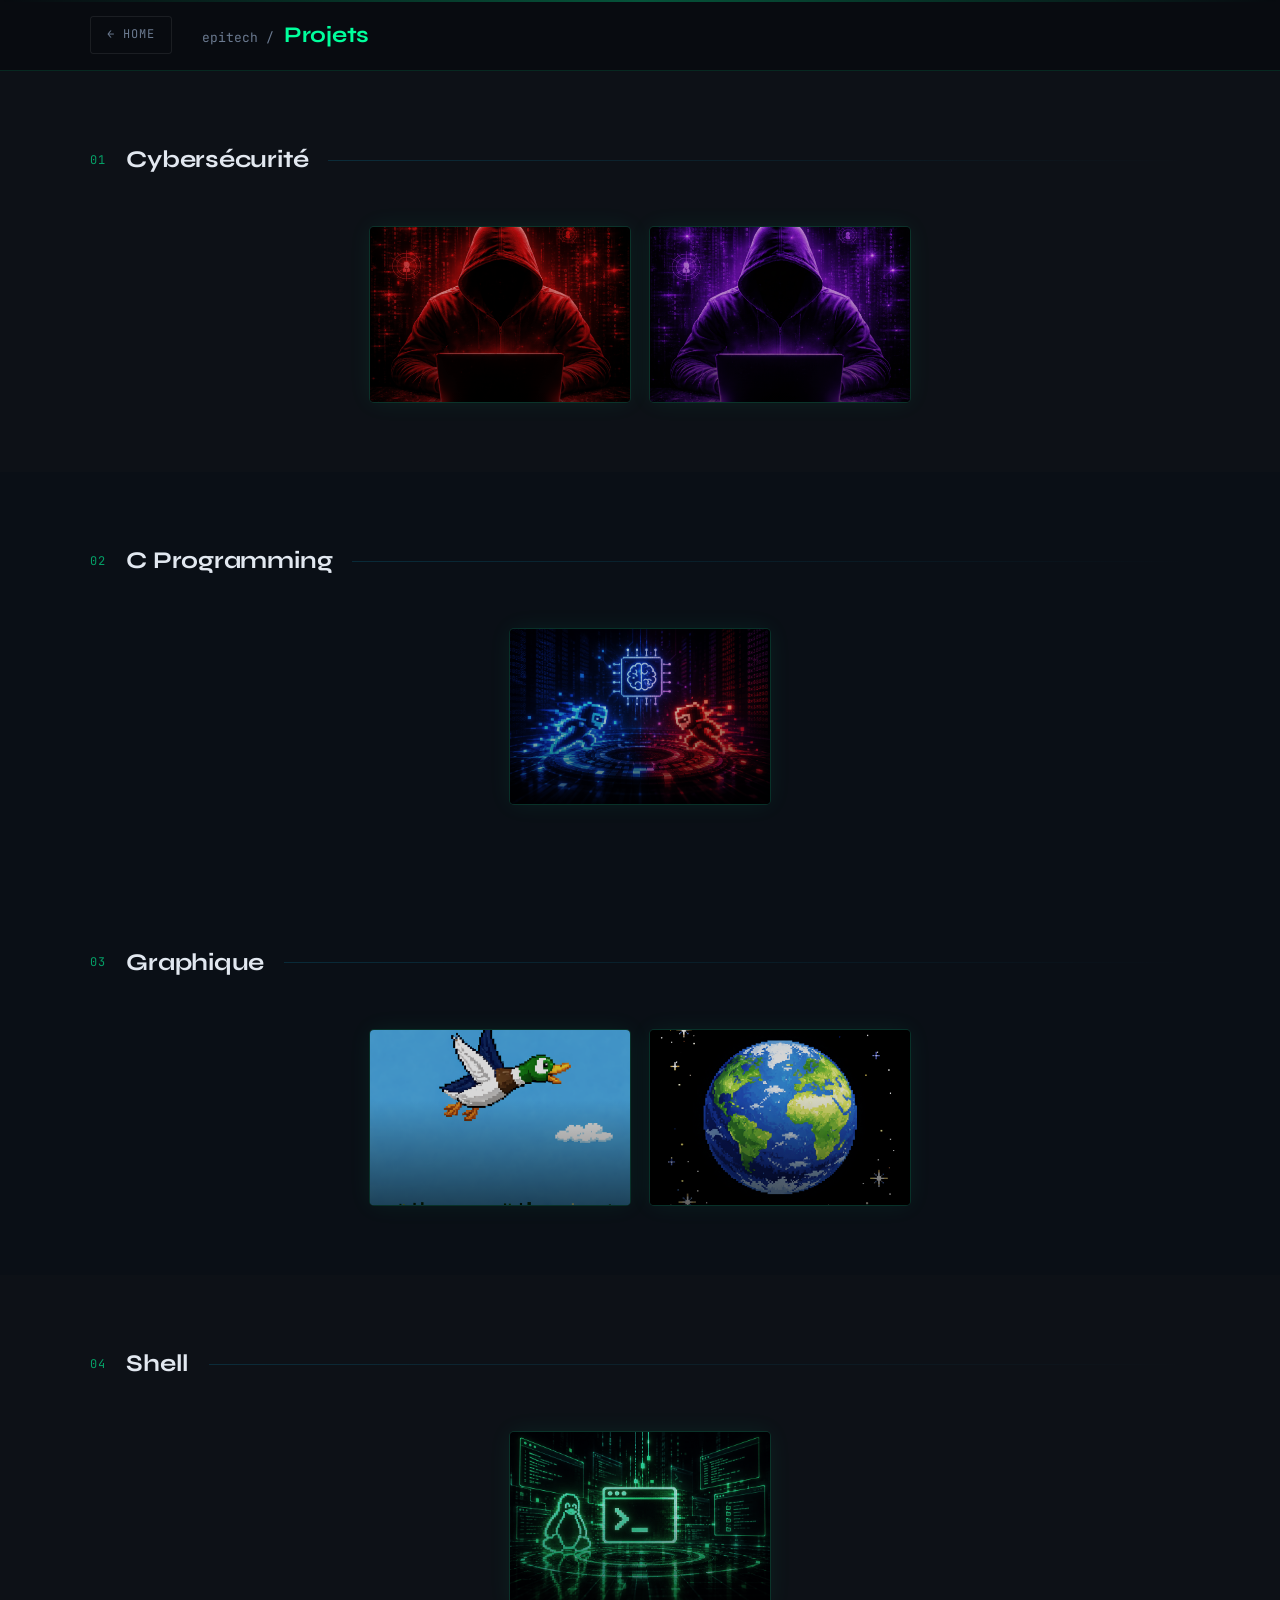
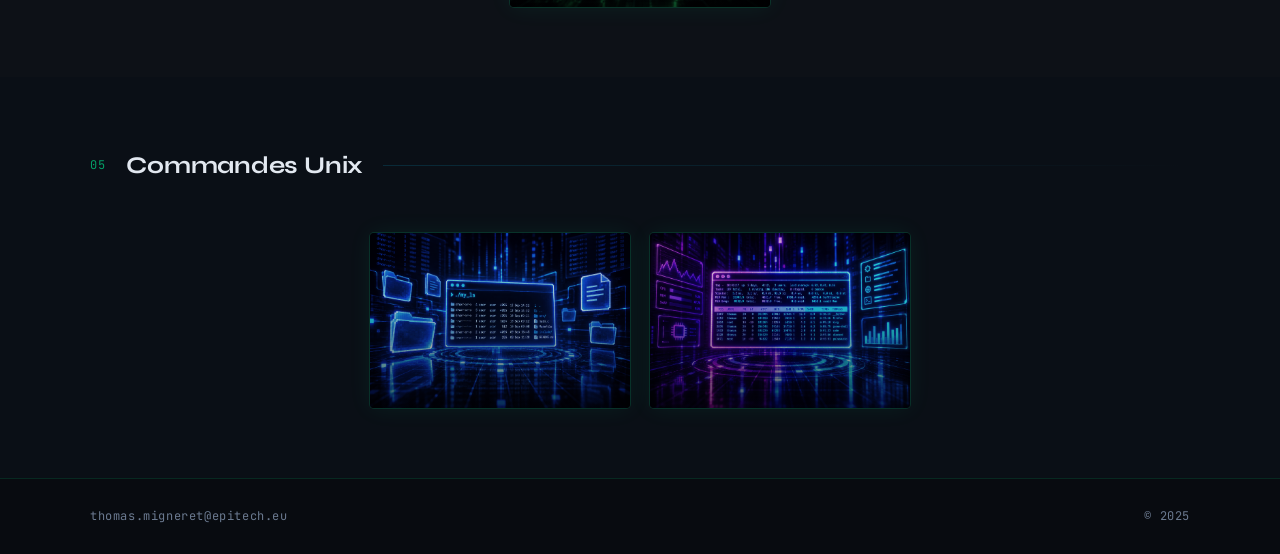
<file: src/projet_github/github_project.html>
<!DOCTYPE html>
<html lang="fr">
<head>
  <meta charset="UTF-8" />
  <meta name="viewport" content="width=device-width, initial-scale=1.0"/>
  <title>Projets Epitech — Thomas Migneret</title>
  <link rel="preconnect" href="https://fonts.googleapis.com">
  <link rel="preconnect" href="https://fonts.gstatic.com" crossorigin>
  <link href="https://fonts.googleapis.com/css2?family=JetBrains+Mono:wght@300;400;500;700&family=Syne:wght@400;600;700;800&display=swap" rel="stylesheet">
  <link rel="stylesheet" href="style_git.css"/>
</head>
<body>

  <div class="scan-line"></div>
  <div class="noise-overlay"></div>

  <header class="page-header">
    <div class="header-inner">
      <a href="../../index.html" class="back-btn">&#8592; HOME</a>
      <div class="header-title">
        <span class="header-mono">epitech /</span>
        <h1 id="titre">Projets</h1>
      </div>
      <div class="header-spacer"></div>
    </div>
  </header>

  <section class="portfolio-section">
    <div class="section-header">
      <span class="section-num">01</span>
      <h2 class="section-title">Cybersécurité</h2>
      <div class="section-line"></div>
    </div>
    <div class="card-grid">
      <a href="https://github.com/Thomas-Migneret/Hack-Juice" class="card-link" target="_blank" rel="noopener">
        <div class="flip-card featured">
          <div class="flip-inner">
            <div class="flip-front"><img src="../../img/Hackeur_red.png" alt="Hack and Juice"><div class="card-overlay"></div></div>
            <div class="flip-back"><div class="card-back-content"><span class="card-cat">CTF</span><p class="card-title">Hack &amp; Juice</p><span class="card-duration">GitHub &#8594;</span></div></div>
          </div>
        </div>
      </a>
      <a href="https://github.com/Thomas-Migneret/Obsidian" class="card-link" target="_blank" rel="noopener">
        <div class="flip-card featured">
          <div class="flip-inner">
            <div class="flip-front"><img src="../../img/Hackeur_purple.png" alt="Obsidian"><div class="card-overlay"></div></div>
            <div class="flip-back"><div class="card-back-content"><span class="card-cat">Reverse / Web</span><p class="card-title">Obsidian</p><span class="card-duration">Voir &#8594;</span></div></div>
          </div>
        </div>
      </a>
    </div>
  </section>

  <section class="portfolio-section alt-bg">
    <div class="section-header">
      <span class="section-num">02</span>
      <h2 class="section-title">C Programming</h2>
      <div class="section-line"></div>
    </div>
    <div class="card-grid">
      <a href="https://github.com/Thomas-Migneret/Corewar" class="card-link" target="_blank" rel="noopener">
        <div class="flip-card featured">
          <div class="flip-inner">
            <div class="flip-front"><img src="../../img/Corewar.png" alt="My top"><div class="card-overlay"></div></div>
            <div class="flip-back"><div class="card-back-content"><span class="card-cat">C / Proc</span><p class="card-title">Corewar</p><span class="card-duration">GitHub &#8594;</span></div></div>
          </div>
        </div>
      </a>
    </div>
  </section>

  <section class="portfolio-section alt-bg">
    <div class="section-header">
      <span class="section-num">03</span>
      <h2 class="section-title">Graphique</h2>
      <div class="section-line"></div>
    </div>
    <div class="card-grid">
      <a href="https://github.com/Thomas-Migneret/My_hunter" class="card-link" target="_blank" rel="noopener">
        <div class="flip-card featured">
          <div class="flip-inner">
            <div class="flip-front"><img src="../../img/duck.png" alt="My Hunter"><div class="card-overlay"></div></div>
            <div class="flip-back"><div class="card-back-content"><span class="card-cat">C / CSFML</span><p class="card-title">My_hunter</p><span class="card-duration">GitHub &#8594;</span></div></div>
          </div>
        </div>
      </a>
      <a href="https://github.com/Thomas-Migneret/My_world" class="card-link" target="_blank" rel="noopener">
        <div class="flip-card featured">
          <div class="flip-inner">
            <div class="flip-front"><img src="../../img/earth.png" alt="My World"><div class="card-overlay"></div></div>
            <div class="flip-back"><div class="card-back-content"><span class="card-cat">C / CSFML</span><p class="card-title">My_world</p><span class="card-duration">GitHub &#8594;</span></div></div>
          </div>
        </div>
      </a>
    </div>
  </section>

  <section class="portfolio-section">
    <div class="section-header">
      <span class="section-num">04</span>
      <h2 class="section-title">Shell</h2>
      <div class="section-line"></div>
    </div>
    <div class="card-grid">
      <a href="https://github.com/Thomas-Migneret/Mini-shell" class="card-link" target="_blank" rel="noopener">
        <div class="flip-card featured">
          <div class="flip-inner">
            <div class="flip-front"><img src="../../img/Mini-Shell.png" alt="Mini Shell"><div class="card-overlay"></div></div>
            <div class="flip-back"><div class="card-back-content"><span class="card-cat">C / Unix</span><p class="card-title">Mini-shell</p><span class="card-duration">GitHub &#8594;</span></div></div>
          </div>
        </div>
      </a>
    </div>
  </section>

  <section class="portfolio-section alt-bg">
    <div class="section-header">
      <span class="section-num">05</span>
      <h2 class="section-title">Commandes Unix</h2>
      <div class="section-line"></div>
    </div>
    <div class="card-grid">
      <a href="https://github.com/Thomas-Migneret/My_ls" class="card-link" target="_blank" rel="noopener">
        <div class="flip-card featured">
          <div class="flip-inner">
            <div class="flip-front"><img src="../../img/My_ls.png" alt="My ls"><div class="card-overlay"></div></div>
            <div class="flip-back"><div class="card-back-content"><span class="card-cat">C / Syscall</span><p class="card-title">My_ls</p><span class="card-duration">GitHub &#8594;</span></div></div>
          </div>
        </div>
      </a>
      <a href="https://github.com/Thomas-Migneret/My_top" class="card-link" target="_blank" rel="noopener">
        <div class="flip-card featured">
          <div class="flip-inner">
            <div class="flip-front"><img src="../../img/My_top.png" alt="My top"><div class="card-overlay"></div></div>
            <div class="flip-back"><div class="card-back-content"><span class="card-cat">C / Proc</span><p class="card-title">My_top</p><span class="card-duration">GitHub &#8594;</span></div></div>
          </div>
        </div>
      </a>
    </div>
  </section>

  <footer>
    <div class="footer-inner">
      <span class="footer-mono">thomas.migneret@epitech.eu</span>
      <span class="footer-mono">&#169; 2025</span>
    </div>
  </footer>

  <script>
    const observer = new IntersectionObserver((entries) => {
      entries.forEach(e => { if (e.isIntersecting) e.target.classList.add('visible'); });
    }, { threshold: 0.1 });
    document.querySelectorAll('.flip-card, .section-header').forEach(el => observer.observe(el));
  </script>
</body>
</html>
</file>
<file: style.css>
/* ============================
   RESET & BASE
   ============================ */
*, *::before, *::after {
  margin: 0; padding: 0;
  box-sizing: border-box;
}

:root {
  --bg-deep:     #080B10;
  --bg-mid:      #0D1117;
  --bg-card:     #111820;
  --bg-section:  #0A0F16;
  --green:       #00FF9C;
  --green-dim:   #00C97A;
  --blue:        #00C7FF;
  --blue-dim:    #0099CC;
  --text:        #E2E8F0;
  --text-muted:  #6B7A90;
  --border:      rgba(0,255,156,0.12);
  --border-blue: rgba(0,199,255,0.15);
  --font-mono:   'JetBrains Mono', monospace;
  --font-display: 'Syne', sans-serif;
}

html { scroll-behavior: smooth; }

body {
  font-family: var(--font-display);
  background-color: var(--bg-deep);
  color: var(--text);
  line-height: 1.6;
  overflow-x: hidden;
}

/* ============================
   AMBIENT EFFECTS
   ============================ */
.scan-line {
  position: fixed;
  top: 0; left: 0; right: 0;
  height: 2px;
  background: linear-gradient(90deg, transparent, var(--green), transparent);
  opacity: 0.3;
  animation: scanMove 8s linear infinite;
  z-index: 999;
  pointer-events: none;
}
@keyframes scanMove {
  0%   { top: 0; opacity: 0.4; }
  50%  { opacity: 0.1; }
  100% { top: 100vh; opacity: 0.4; }
}

.noise-overlay {
  position: fixed;
  inset: 0;
  background-image: url("data:image/svg+xml,%3Csvg viewBox='0 0 256 256' xmlns='http://www.w3.org/2000/svg'%3E%3Cfilter id='noise'%3E%3CfeTurbulence type='fractalNoise' baseFrequency='0.9' numOctaves='4' stitchTiles='stitch'/%3E%3C/filter%3E%3Crect width='100%25' height='100%25' filter='url(%23noise)'/%3E%3C/svg%3E");
  opacity: 0.025;
  pointer-events: none;
  z-index: 0;
}

/* ============================
   HERO
   ============================ */
.hero {
  position: relative;
  min-height: 100vh;
  display: flex;
  flex-direction: column;
  justify-content: center;
  background: var(--bg-deep);
  overflow: hidden;
  padding: 60px 40px;
}

.hero-bg-grid {
  position: absolute;
  inset: 0;
  background-image:
    linear-gradient(rgba(0,255,156,0.04) 1px, transparent 1px),
    linear-gradient(90deg, rgba(0,255,156,0.04) 1px, transparent 1px);
  background-size: 60px 60px;
  mask-image: radial-gradient(ellipse 80% 80% at 50% 50%, black, transparent);
}

.hero-content {
  position: relative;
  display: flex;
  align-items: center;
  gap: 60px;
  max-width: 1100px;
  margin: 0 auto;
  width: 100%;
  z-index: 1;
}

/* Profile */
.hero-left { flex-shrink: 0; }

.profile-wrapper {
  position: relative;
  width: 180px;
  height: 180px;
}
.profile-pic {
  width: 180px;
  height: 180px;
  border-radius: 50%;
  object-fit: cover;
  border: 2px solid var(--border);
  position: relative;
  z-index: 1;
  filter: grayscale(20%) contrast(1.05);
  transition: filter 0.3s;
}
.profile-pic:hover { filter: grayscale(0%) contrast(1.1); }

.profile-ring {
  position: absolute;
  inset: -8px;
  border-radius: 50%;
  border: 1px solid transparent;
  background: conic-gradient(var(--green), var(--blue), transparent 60%) border-box;
  -webkit-mask: linear-gradient(#fff 0 0) padding-box, linear-gradient(#fff 0 0);
  -webkit-mask-composite: destination-out;
  mask-composite: exclude;
  animation: ringRotate 8s linear infinite;
}
@keyframes ringRotate { to { transform: rotate(360deg); } }

.profile-status {
  position: absolute;
  bottom: 8px; right: 4px;
  display: flex;
  align-items: center;
  gap: 5px;
  background: var(--bg-mid);
  border: 1px solid var(--border);
  border-radius: 20px;
  padding: 4px 10px;
  font-family: var(--font-mono);
  font-size: 10px;
  color: var(--green);
  z-index: 2;
}
.status-dot {
  width: 6px; height: 6px;
  border-radius: 50%;
  background: var(--green);
  animation: pulse 2s ease infinite;
}
@keyframes pulse {
  0%, 100% { opacity: 1; transform: scale(1); }
  50%       { opacity: 0.5; transform: scale(0.8); }
}

/* Hero text */
.hero-right { flex: 1; }

.hero-tag {
  font-family: var(--font-mono);
  font-size: 12px;
  color: var(--text-muted);
  letter-spacing: 0.1em;
  margin-bottom: 16px;
  animation: fadeIn 0.6s ease both;
}
.tag-bracket { color: var(--green); }

.hero-name {
  font-family: var(--font-display);
  font-size: clamp(2.8rem, 6vw, 4.5rem);
  font-weight: 800;
  line-height: 1.05;
  color: var(--text);
  letter-spacing: -0.02em;
  margin-bottom: 16px;
  animation: fadeIn 0.6s 0.1s ease both;
}
.hero-name .accent { color: var(--green); }

.hero-name.glitch {
  text-shadow:
    2px 0 var(--blue), -2px 0 var(--green);
  animation: glitch 0.15s steps(2) both;
}
@keyframes glitch {
  0%   { clip-path: inset(10% 0 80% 0); transform: translateX(-3px); }
  25%  { clip-path: inset(40% 0 50% 0); transform: translateX(3px); }
  50%  { clip-path: inset(70% 0 20% 0); transform: translateX(-2px); }
  100% { clip-path: none; transform: none; }
}

.hero-sub {
  font-size: 1rem;
  color: var(--text-muted);
  margin-bottom: 28px;
  font-weight: 400;
  animation: fadeIn 0.6s 0.2s ease both;
}

.hero-skills {
  display: flex;
  flex-wrap: wrap;
  gap: 10px;
  margin-bottom: 36px;
  animation: fadeIn 0.6s 0.3s ease both;
}
.skill-tag {
  font-family: var(--font-mono);
  font-size: 11px;
  padding: 5px 14px;
  border: 1px solid var(--border);
  border-radius: 3px;
  color: var(--green);
  background: rgba(0,255,156,0.04);
  letter-spacing: 0.05em;
  transition: all 0.2s;
}
.skill-tag:hover {
  background: rgba(0,255,156,0.1);
  border-color: var(--green);
}

.cta-btn {
  display: inline-flex;
  align-items: center;
  gap: 10px;
  padding: 12px 28px;
  background: transparent;
  border: 1px solid var(--green);
  color: var(--green);
  text-decoration: none;
  font-family: var(--font-mono);
  font-size: 13px;
  border-radius: 3px;
  letter-spacing: 0.05em;
  transition: all 0.25s;
  animation: fadeIn 0.6s 0.4s ease both;
  position: relative;
  overflow: hidden;
}
.cta-btn::before {
  content: '';
  position: absolute;
  inset: 0;
  background: var(--green);
  transform: translateX(-100%);
  transition: transform 0.25s;
  z-index: -1;
}
.cta-btn:hover {
  color: var(--bg-deep);
}
.cta-btn:hover::before { transform: translateX(0); }
.cta-icon { transition: transform 0.2s; }
.cta-btn:hover .cta-icon { transform: translateX(4px); }

/* Scroll hint */
.hero-scroll {
  position: absolute;
  bottom: 30px; left: 50%;
  transform: translateX(-50%);
  display: flex;
  flex-direction: column;
  align-items: center;
  gap: 8px;
  font-family: var(--font-mono);
  font-size: 10px;
  color: var(--text-muted);
  letter-spacing: 0.1em;
  animation: fadeIn 1s 1s ease both;
}
.scroll-bar {
  width: 1px;
  height: 40px;
  background: linear-gradient(var(--green), transparent);
  animation: scrollPulse 1.5s ease infinite;
}
@keyframes scrollPulse {
  0%, 100% { opacity: 0.3; transform: scaleY(1); }
  50%       { opacity: 1; transform: scaleY(1.1); }
}

@keyframes fadeIn {
  from { opacity: 0; transform: translateY(12px); }
  to   { opacity: 1; transform: translateY(0); }
}

/* ============================
   SECTIONS
   ============================ */
.portfolio-section {
  padding: 80px 40px;
  background: var(--bg-mid);
  position: relative;
}
.portfolio-section.alt-bg {
  background: var(--bg-section);
}

.section-header {
  display: flex;
  align-items: center;
  gap: 20px;
  max-width: 1100px;
  margin: 0 auto 50px;
  opacity: 0;
  transform: translateY(20px);
  transition: opacity 0.5s, transform 0.5s;
}
.section-header.visible {
  opacity: 1; transform: translateY(0);
}

.section-num {
  font-family: var(--font-mono);
  font-size: 13px;
  color: var(--green);
  opacity: 0.6;
  letter-spacing: 0.1em;
}
.section-title {
  font-family: var(--font-display);
  font-size: 1.6rem;
  font-weight: 700;
  color: var(--text);
  letter-spacing: -0.01em;
}
.section-line {
  flex: 1;
  height: 1px;
  background: linear-gradient(90deg, var(--border-blue), transparent);
}

/* ============================
   CARD GRID
   ============================ */
.card-grid {
  display: flex;
  flex-wrap: wrap;
  justify-content: center;
  gap: 20px;
  max-width: 1100px;
  margin: 0 auto;
}

/* ============================
   FLIP CARD
   ============================ */
.card-link { text-decoration: none; }

.flip-card {
  width: 240px;
  height: 160px;
  perspective: 1200px;
  opacity: 0;
  transform: translateY(20px);
  transition: opacity 0.5s, transform 0.5s;
}
.flip-card.visible {
  opacity: 1; transform: translateY(0);
}
.flip-card.featured {
  width: 260px;
  height: 175px;
}
.flip-card.featured .flip-inner {
  box-shadow: 0 0 0 1px var(--border), 0 0 20px rgba(0,255,156,0.06);
}

.flip-inner {
  position: relative;
  width: 100%; height: 100%;
  text-align: center;
  transition: transform 0.7s cubic-bezier(0.23, 1, 0.32, 1);
  transform-style: preserve-3d;
  border-radius: 4px;
  box-shadow: 0 0 0 1px rgba(255,255,255,0.05);
}
.flip-card:hover .flip-inner {
  transform: rotateY(180deg);
}

.flip-front, .flip-back {
  position: absolute;
  width: 100%; height: 100%;
  backface-visibility: hidden;
  border-radius: 4px;
  overflow: hidden;
}

.flip-front img {
  width: 100%; height: 100%;
  object-fit: cover;
  transition: transform 0.4s;
  filter: grayscale(20%) brightness(0.85);
}
.flip-card:hover .flip-front img {
  transform: scale(1.04);
}

.card-overlay {
  position: absolute;
  inset: 0;
  background: linear-gradient(
    to bottom,
    transparent 40%,
    rgba(0,0,0,0.6) 100%
  );
}

.flip-back {
  background: var(--bg-card);
  border: 1px solid var(--border);
  transform: rotateY(180deg);
  display: flex;
  align-items: center;
  justify-content: center;
}

.card-back-content {
  display: flex;
  flex-direction: column;
  align-items: center;
  gap: 6px;
}
.card-cat {
  font-family: var(--font-mono);
  font-size: 10px;
  color: var(--green);
  letter-spacing: 0.12em;
  text-transform: uppercase;
  opacity: 0.7;
}
.card-title {
  font-family: var(--font-display);
  font-size: 1.1rem;
  font-weight: 700;
  color: var(--text);
}
.card-duration {
  font-family: var(--font-mono);
  font-size: 11px;
  color: var(--blue);
  opacity: 0.8;
}

/* ============================
   FOOTER
   ============================ */
footer {
  background: var(--bg-deep);
  border-top: 1px solid var(--border);
  padding: 30px 40px;
}
.footer-inner {
  max-width: 1100px;
  margin: 0 auto;
  display: flex;
  justify-content: space-between;
  align-items: center;
}
.footer-mono {
  font-family: var(--font-mono);
  font-size: 12px;
  color: var(--text-muted);
  letter-spacing: 0.05em;
}

/* ============================
   RESPONSIVE
   ============================ */
@media (max-width: 768px) {
  .hero-content {
    flex-direction: column;
    align-items: flex-start;
    gap: 36px;
    padding: 40px 0;
  }
  .profile-wrapper { width: 130px; height: 130px; }
  .profile-pic { width: 130px; height: 130px; }
  .hero-name { font-size: 2.4rem; }
  .portfolio-section { padding: 60px 20px; }
  .section-header { margin-bottom: 36px; }
  .flip-card { width: 45%; min-width: 140px; height: 130px; }
  .flip-card.featured { width: 45%; height: 140px; }
  .footer-inner { flex-direction: column; gap: 8px; text-align: center; }
}
</file>
<file: src/detail.css>
/* ============================
   RESET & BASE
   ============================ */
*, *::before, *::after {
  margin: 0; padding: 0;
  box-sizing: border-box;
}

:root {
  --bg-deep:      #080B10;
  --bg-mid:       #0D1117;
  --bg-card:      #111820;
  --bg-section:   #0A0F16;
  --green:        #00FF9C;
  --blue:         #00C7FF;
  --text:         #E2E8F0;
  --text-muted:   #6B7A90;
  --text-body:    #B0BEC5;
  --border:       rgba(0,255,156,0.12);
  --border-blue:  rgba(0,199,255,0.15);
  --font-mono:    'JetBrains Mono', monospace;
  --font-display: 'Syne', sans-serif;
}

html { scroll-behavior: smooth; }

body {
  font-family: var(--font-display);
  background-color: var(--bg-deep);
  color: var(--text);
  line-height: 1.7;
  overflow-x: hidden;
}

/* ============================
   AMBIENT EFFECTS
   ============================ */
.scan-line {
  position: fixed;
  top: 0; left: 0; right: 0;
  height: 2px;
  background: linear-gradient(90deg, transparent, var(--green), transparent);
  opacity: 0.3;
  animation: scanMove 8s linear infinite;
  z-index: 999;
  pointer-events: none;
}
@keyframes scanMove {
  0%   { top: 0; opacity: 0.4; }
  50%  { opacity: 0.1; }
  100% { top: 100vh; opacity: 0.4; }
}

.noise-overlay {
  position: fixed;
  inset: 0;
  background-image: url("data:image/svg+xml,%3Csvg viewBox='0 0 256 256' xmlns='http://www.w3.org/2000/svg'%3E%3Cfilter id='noise'%3E%3CfeTurbulence type='fractalNoise' baseFrequency='0.9' numOctaves='4' stitchTiles='stitch'/%3E%3C/filter%3E%3Crect width='100%25' height='100%25' filter='url(%23noise)'/%3E%3C/svg%3E");
  opacity: 0.025;
  pointer-events: none;
  z-index: 0;
}

/* ============================
   STICKY HEADER
   ============================ */
.page-header {
  position: sticky;
  top: 0;
  z-index: 100;
  background: rgba(8,11,16,0.85);
  backdrop-filter: blur(12px);
  border-bottom: 1px solid var(--border);
  padding: 0 40px;
}
.header-inner {
  max-width: 1100px;
  margin: 0 auto;
  display: flex;
  align-items: center;
  gap: 20px;
  height: 64px;
}
.back-btn {
  display: inline-flex;
  align-items: center;
  gap: 8px;
  font-family: var(--font-mono);
  font-size: 12px;
  color: var(--text-muted);
  text-decoration: none;
  padding: 7px 16px;
  border: 1px solid rgba(255,255,255,0.08);
  border-radius: 3px;
  letter-spacing: 0.08em;
  transition: all 0.2s;
  white-space: nowrap;
}
.back-btn:hover {
  color: var(--green);
  border-color: var(--border);
  background: rgba(0,255,156,0.04);
}
.breadcrumb {
  font-family: var(--font-mono);
  font-size: 12px;
  color: var(--text-muted);
  display: flex;
  align-items: center;
  gap: 8px;
}
.breadcrumb-sep { opacity: 0.3; }
.breadcrumb-current { color: var(--blue); }

/* ============================
   PAGE HERO (titre + intro)
   ============================ */
.detail-hero {
  position: relative;
  padding: 70px 40px 60px;
  background: var(--bg-mid);
  overflow: hidden;
}
.detail-hero::before {
  content: '';
  position: absolute;
  top: 0; left: 0; right: 0;
  height: 1px;
  background: linear-gradient(90deg, transparent, var(--border-blue), transparent);
}
.detail-hero-bg {
  position: absolute;
  inset: 0;
  background-image:
    linear-gradient(rgba(0,199,255,0.03) 1px, transparent 1px),
    linear-gradient(90deg, rgba(0,199,255,0.03) 1px, transparent 1px);
  background-size: 50px 50px;
  mask-image: radial-gradient(ellipse 70% 90% at 20% 50%, black, transparent);
}
.detail-hero-inner {
  position: relative;
  max-width: 1100px;
  margin: 0 auto;
  z-index: 1;
}
.detail-tag {
  display: inline-flex;
  align-items: center;
  gap: 8px;
  font-family: var(--font-mono);
  font-size: 11px;
  color: var(--green);
  letter-spacing: 0.12em;
  text-transform: uppercase;
  margin-bottom: 18px;
  opacity: 0.8;
}
.detail-tag::before {
  content: '';
  display: block;
  width: 20px; height: 1px;
  background: var(--green);
  opacity: 0.5;
}
.detail-hero h1 {
  font-family: var(--font-display);
  font-size: clamp(1.8rem, 4vw, 2.8rem);
  font-weight: 800;
  color: var(--text);
  letter-spacing: -0.02em;
  line-height: 1.15;
  margin-bottom: 20px;
  max-width: 750px;
}
.detail-intro {
  font-size: 1.05rem;
  color: var(--text-body);
  max-width: 640px;
  line-height: 1.75;
}

/* ============================
   CONTENT BLOCKS
   ============================ */
.detail-body {
  max-width: 1100px;
  margin: 0 auto;
  padding: 60px 40px 80px;
  display: flex;
  flex-direction: column;
  gap: 70px;
}

.content-block {
  display: grid;
  grid-template-columns: 1fr 1fr;
  gap: 50px;
  align-items: center;
  opacity: 0;
  transform: translateY(24px);
  transition: opacity 0.55s ease, transform 0.55s ease;
}
.content-block.visible {
  opacity: 1; transform: translateY(0);
}
.content-block.reverse {
  direction: rtl;
}
.content-block.reverse > * {
  direction: ltr;
}

.block-image {
  position: relative;
  border-radius: 6px;
  overflow: hidden;
  border: 1px solid var(--border);
}
.block-image img {
  width: 100%;
  display: block;
  object-fit: cover;
  filter: grayscale(15%) brightness(0.9) contrast(1.05);
  transition: filter 0.4s, transform 0.4s;
}
.block-image:hover img {
  filter: grayscale(0%) brightness(1);
  transform: scale(1.02);
}
.block-image::after {
  content: '';
  position: absolute;
  inset: 0;
  border-radius: 6px;
  box-shadow: inset 0 0 0 1px rgba(0,199,255,0.08);
}

.block-text {
  display: flex;
  flex-direction: column;
  gap: 18px;
}
.block-label {
  font-family: var(--font-mono);
  font-size: 10px;
  letter-spacing: 0.15em;
  text-transform: uppercase;
  color: var(--green);
  opacity: 0.7;
}
.block-text p {
  font-size: 1rem;
  color: var(--text-body);
  line-height: 1.8;
}

/* Tags de compétences */
.skill-tags {
  display: flex;
  flex-wrap: wrap;
  gap: 8px;
  margin-top: 8px;
}
.skill-tag {
  font-family: var(--font-mono);
  font-size: 10px;
  padding: 4px 12px;
  border: 1px solid var(--border-blue);
  border-radius: 3px;
  color: var(--blue);
  background: rgba(0,199,255,0.04);
  letter-spacing: 0.06em;
}

/* ============================
   FOOTER
   ============================ */
footer {
  background: var(--bg-deep);
  border-top: 1px solid var(--border);
  padding: 28px 40px;
}
.footer-inner {
  max-width: 1100px;
  margin: 0 auto;
  display: flex;
  justify-content: space-between;
  align-items: center;
}
.footer-mono {
  font-family: var(--font-mono);
  font-size: 12px;
  color: var(--text-muted);
  letter-spacing: 0.05em;
}

/* ============================
   RESPONSIVE
   ============================ */
@media (max-width: 900px) {
  .page-header { padding: 0 20px; }
  .detail-hero { padding: 50px 20px 40px; }
  .detail-body { padding: 40px 20px 60px; gap: 50px; }
  .content-block {
    grid-template-columns: 1fr;
    gap: 30px;
  }
  .content-block.reverse { direction: ltr; }
  .footer-inner { flex-direction: column; gap: 8px; text-align: center; }
}
</file>
<file: src/projet_github/style_git.css>
*, *::before, *::after {
  margin: 0; padding: 0;
  box-sizing: border-box;
}

:root {
  --bg-deep:      #080B10;
  --bg-mid:       #0D1117;
  --bg-card:      #111820;
  --bg-section:   #0A0F16;
  --green:        #00FF9C;
  --blue:         #00C7FF;
  --text:         #E2E8F0;
  --text-muted:   #6B7A90;
  --border:       rgba(0,255,156,0.12);
  --border-blue:  rgba(0,199,255,0.15);
  --font-mono:    'JetBrains Mono', monospace;
  --font-display: 'Syne', sans-serif;
}

html { scroll-behavior: smooth; }

body {
  font-family: var(--font-display);
  background-color: var(--bg-deep);
  color: var(--text);
  line-height: 1.6;
  overflow-x: hidden;
}

/*AMBIENT EFFECTS*/
.scan-line {
  position: fixed;
  top: 0; left: 0; right: 0;
  height: 2px;
  background: linear-gradient(90deg, transparent, var(--green), transparent);
  opacity: 0.3;
  animation: scanMove 8s linear infinite;
  z-index: 999;
  pointer-events: none;
}
@keyframes scanMove {
  0%   { top: 0; opacity: 0.4; }
  50%  { opacity: 0.1; }
  100% { top: 100vh; opacity: 0.4; }
}

.noise-overlay {
  position: fixed;
  inset: 0;
  background-image: url("data:image/svg+xml,%3Csvg viewBox='0 0 256 256' xmlns='http://www.w3.org/2000/svg'%3E%3Cfilter id='noise'%3E%3CfeTurbulence type='fractalNoise' baseFrequency='0.9' numOctaves='4' stitchTiles='stitch'/%3E%3C/filter%3E%3Crect width='100%25' height='100%25' filter='url(%23noise)'/%3E%3C/svg%3E");
  opacity: 0.025;
  pointer-events: none;
  z-index: 0;
}

/*PAGE HEADER*/
.page-header {
  background: var(--bg-deep);
  border-bottom: 1px solid var(--border);
  padding: 0 40px;
  position: sticky;
  top: 0;
  z-index: 100;
  backdrop-filter: blur(10px);
}

.header-inner {
  max-width: 1100px;
  margin: 0 auto;
  display: flex;
  align-items: center;
  gap: 30px;
  height: 70px;
}

.back-btn {
  display: inline-flex;
  align-items: center;
  gap: 8px;
  font-family: var(--font-mono);
  font-size: 12px;
  color: var(--text-muted);
  text-decoration: none;
  padding: 8px 16px;
  border: 1px solid rgba(255,255,255,0.08);
  border-radius: 3px;
  letter-spacing: 0.08em;
  transition: all 0.2s;
  white-space: nowrap;
}
.back-btn:hover {
  color: var(--green);
  border-color: var(--border);
  background: rgba(0,255,156,0.04);
}

.header-title {
  display: flex;
  align-items: baseline;
  gap: 10px;
}
.header-mono {
  font-family: var(--font-mono);
  font-size: 13px;
  color: var(--text-muted);
}
#titre {
  font-family: var(--font-display);
  font-size: 1.4rem;
  font-weight: 700;
  color: var(--green);
  letter-spacing: -0.01em;
}

.header-spacer { flex: 1; }

/*SECTIONS*/
.portfolio-section {
  padding: 70px 40px;
  background: var(--bg-mid);
  position: relative;
}
.portfolio-section.alt-bg {
  background: var(--bg-section);
}

.section-header {
  display: flex;
  align-items: center;
  gap: 20px;
  max-width: 1100px;
  margin: 0 auto 48px;
  opacity: 0;
  transform: translateY(16px);
  transition: opacity 0.5s, transform 0.5s;
}
.section-header.visible {
  opacity: 1; transform: translateY(0);
}

.section-num {
  font-family: var(--font-mono);
  font-size: 12px;
  color: var(--green);
  opacity: 0.6;
  letter-spacing: 0.1em;
}
.section-title {
  font-family: var(--font-display);
  font-size: 1.5rem;
  font-weight: 700;
  color: var(--text);
  letter-spacing: -0.01em;
}
.section-line {
  flex: 1;
  height: 1px;
  background: linear-gradient(90deg, var(--border-blue), transparent);
}

/*CARD GRID*/
.card-grid {
  display: flex;
  flex-wrap: wrap;
  justify-content: center;
  gap: 20px;
  max-width: 1100px;
  margin: 0 auto;
}

.card-link { text-decoration: none; }

/*FLIP CARD*/
.flip-card {
  width: 240px;
  height: 160px;
  perspective: 1200px;
  opacity: 0;
  transform: translateY(20px);
  transition: opacity 0.5s, transform 0.5s;
}
.flip-card.visible {
  opacity: 1; transform: translateY(0);
}
.flip-card.featured {
  width: 260px;
  height: 175px;
}
.flip-card.featured .flip-inner {
  box-shadow: 0 0 0 1px var(--border), 0 0 24px rgba(0,255,156,0.07);
}

.flip-inner {
  position: relative;
  width: 100%; height: 100%;
  text-align: center;
  transition: transform 0.7s cubic-bezier(0.23, 1, 0.32, 1);
  transform-style: preserve-3d;
  border-radius: 4px;
  box-shadow: 0 0 0 1px rgba(255,255,255,0.05);
}
.flip-card:hover .flip-inner {
  transform: rotateY(180deg);
}

.flip-front, .flip-back {
  position: absolute;
  width: 100%; height: 100%;
  backface-visibility: hidden;
  border-radius: 4px;
  overflow: hidden;
}

.flip-front img {
  width: 100%; height: 100%;
  object-fit: cover;
  filter: grayscale(20%) brightness(0.85);
  transition: transform 0.4s;
}
.flip-card:hover .flip-front img {
  transform: scale(1.05);
}

.card-overlay {
  position: absolute;
  inset: 0;
  background: linear-gradient(to bottom, transparent 40%, rgba(0,0,0,0.55) 100%);
}

.flip-back {
  background: var(--bg-card);
  border: 1px solid var(--border);
  transform: rotateY(180deg);
  display: flex;
  align-items: center;
  justify-content: center;
}

.card-back-content {
  display: flex;
  flex-direction: column;
  align-items: center;
  gap: 6px;
}
.card-cat {
  font-family: var(--font-mono);
  font-size: 10px;
  color: var(--green);
  letter-spacing: 0.12em;
  text-transform: uppercase;
  opacity: 0.7;
}
.card-title {
  font-family: var(--font-display);
  font-size: 1.05rem;
  font-weight: 700;
  color: var(--text);
}
.card-duration {
  font-family: var(--font-mono);
  font-size: 11px;
  color: var(--blue);
  opacity: 0.8;
}

/*FOOTER*/
footer {
  background: var(--bg-deep);
  border-top: 1px solid var(--border);
  padding: 28px 40px;
}
.footer-inner {
  max-width: 1100px;
  margin: 0 auto;
  display: flex;
  justify-content: space-between;
  align-items: center;
}
.footer-mono {
  font-family: var(--font-mono);
  font-size: 12px;
  color: var(--text-muted);
  letter-spacing: 0.05em;
}

/*RESPONSIVE*/
@media (max-width: 768px) {
  .page-header { padding: 0 20px; }
  .portfolio-section { padding: 50px 20px; }
  .flip-card { width: 44%; min-width: 140px; height: 120px; }
  .flip-card.featured { width: 44%; height: 135px; }
  .footer-inner { flex-direction: column; gap: 8px; text-align: center; }
  .header-inner { gap: 16px; }
}
</file>
